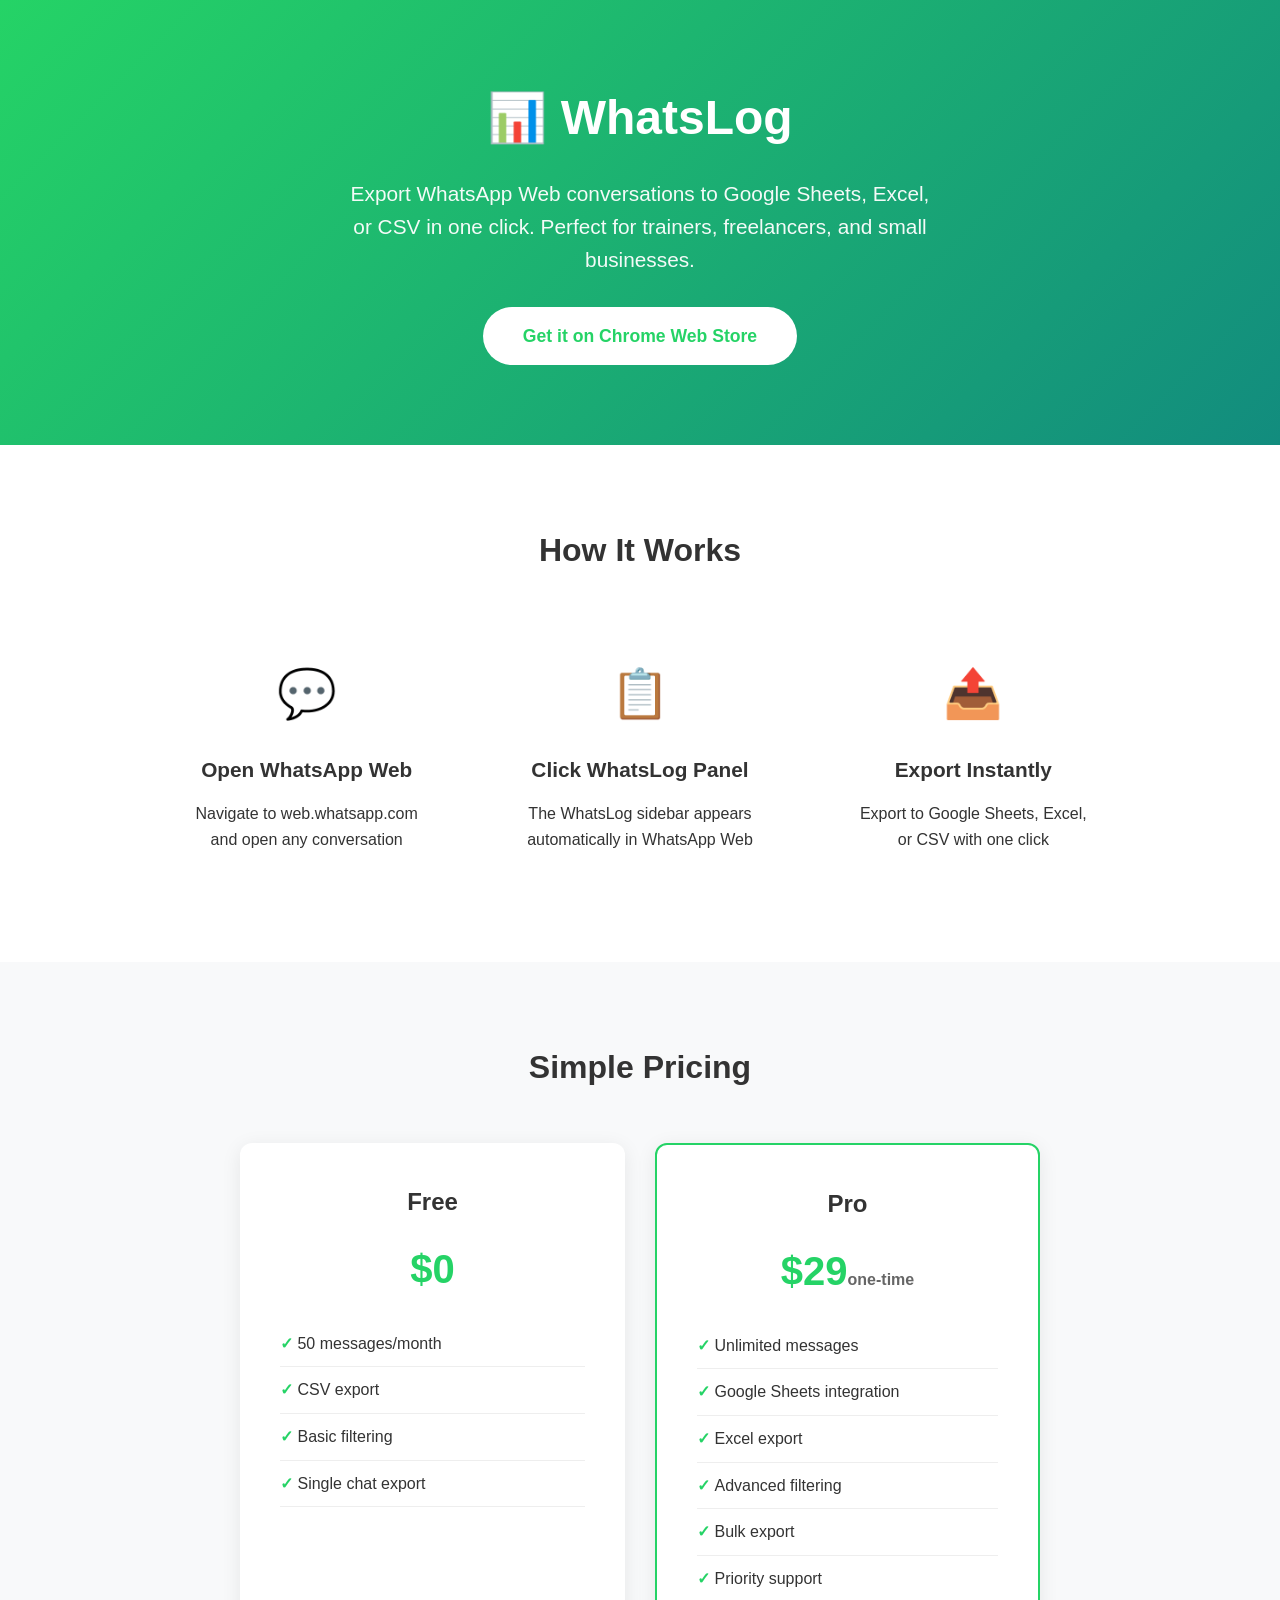
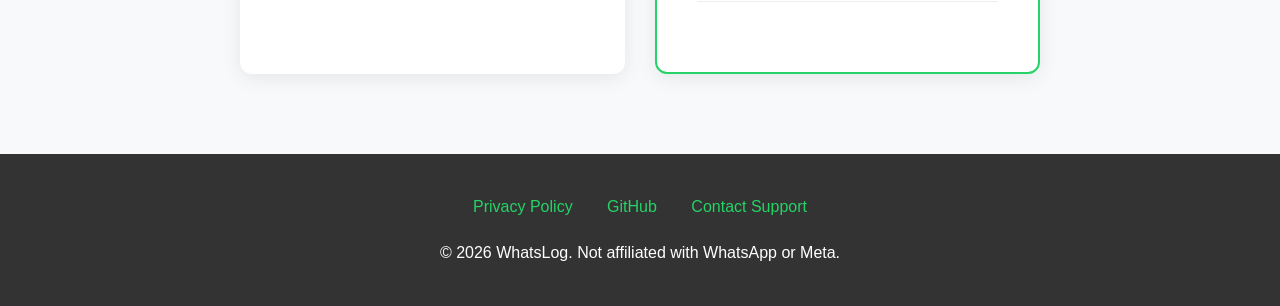
<file: docs/index.html>
<!DOCTYPE html>
<html lang="en">
<head>
    <meta charset="UTF-8">
    <meta name="viewport" content="width=device-width, initial-scale=1.0">
    <title>WhatsLog - Export WhatsApp to Google Sheets</title>
    <style>
        * {
            margin: 0;
            padding: 0;
            box-sizing: border-box;
        }
        body {
            font-family: -apple-system, BlinkMacSystemFont, 'Segoe UI', Roboto, Oxygen, Ubuntu, Cantarell, sans-serif;
            line-height: 1.6;
            color: #333;
        }
        .header {
            background: linear-gradient(135deg, #25D366 0%, #128C7E 100%);
            color: white;
            padding: 80px 20px;
            text-align: center;
        }
        .header h1 {
            font-size: 3em;
            margin-bottom: 20px;
        }
        .header p {
            font-size: 1.3em;
            opacity: 0.95;
            max-width: 600px;
            margin: 0 auto;
        }
        .cta-button {
            display: inline-block;
            background: white;
            color: #25D366;
            padding: 15px 40px;
            border-radius: 50px;
            text-decoration: none;
            font-weight: bold;
            font-size: 1.1em;
            margin-top: 30px;
            transition: transform 0.2s, box-shadow 0.2s;
        }
        .cta-button:hover {
            transform: translateY(-2px);
            box-shadow: 0 10px 30px rgba(0,0,0,0.2);
        }
        .features {
            padding: 80px 20px;
            max-width: 1000px;
            margin: 0 auto;
        }
        .features h2 {
            text-align: center;
            font-size: 2em;
            margin-bottom: 50px;
        }
        .feature-grid {
            display: grid;
            grid-template-columns: repeat(auto-fit, minmax(250px, 1fr));
            gap: 40px;
        }
        .feature {
            text-align: center;
            padding: 30px;
        }
        .feature-icon {
            font-size: 3em;
            margin-bottom: 20px;
        }
        .feature h3 {
            font-size: 1.3em;
            margin-bottom: 15px;
        }
        .pricing {
            background: #f8f9fa;
            padding: 80px 20px;
        }
        .pricing-container {
            max-width: 800px;
            margin: 0 auto;
            text-align: center;
        }
        .pricing h2 {
            font-size: 2em;
            margin-bottom: 50px;
        }
        .pricing-cards {
            display: grid;
            grid-template-columns: repeat(auto-fit, minmax(250px, 1fr));
            gap: 30px;
        }
        .pricing-card {
            background: white;
            padding: 40px;
            border-radius: 12px;
            box-shadow: 0 4px 20px rgba(0,0,0,0.08);
        }
        .pricing-card.pro {
            border: 2px solid #25D366;
        }
        .pricing-card h3 {
            font-size: 1.5em;
            margin-bottom: 15px;
        }
        .price {
            font-size: 2.5em;
            font-weight: bold;
            color: #25D366;
            margin-bottom: 20px;
        }
        .price span {
            font-size: 0.4em;
            color: #666;
        }
        .pricing-card ul {
            list-style: none;
            text-align: left;
            margin-bottom: 30px;
        }
        .pricing-card li {
            padding: 10px 0;
            border-bottom: 1px solid #eee;
        }
        .pricing-card li:before {
            content: "✓ ";
            color: #25D366;
            font-weight: bold;
        }
        .footer {
            background: #333;
            color: white;
            padding: 40px 20px;
            text-align: center;
        }
        .footer a {
            color: #25D366;
            text-decoration: none;
        }
        .footer-links {
            margin-bottom: 20px;
        }
        .footer-links a {
            margin: 0 15px;
        }
    </style>
</head>
<body>
    <header class="header">
        <h1>📊 WhatsLog</h1>
        <p>Export WhatsApp Web conversations to Google Sheets, Excel, or CSV in one click. Perfect for trainers, freelancers, and small businesses.</p>
        <a href="https://chrome.google.com/webstore" class="cta-button">Get it on Chrome Web Store</a>
    </header>

    <section class="features">
        <h2>How It Works</h2>
        <div class="feature-grid">
            <div class="feature">
                <div class="feature-icon">💬</div>
                <h3>Open WhatsApp Web</h3>
                <p>Navigate to web.whatsapp.com and open any conversation</p>
            </div>
            <div class="feature">
                <div class="feature-icon">📋</div>
                <h3>Click WhatsLog Panel</h3>
                <p>The WhatsLog sidebar appears automatically in WhatsApp Web</p>
            </div>
            <div class="feature">
                <div class="feature-icon">📤</div>
                <h3>Export Instantly</h3>
                <p>Export to Google Sheets, Excel, or CSV with one click</p>
            </div>
        </div>
    </section>

    <section class="pricing">
        <div class="pricing-container">
            <h2>Simple Pricing</h2>
            <div class="pricing-cards">
                <div class="pricing-card">
                    <h3>Free</h3>
                    <div class="price">$0</div>
                    <ul>
                        <li>50 messages/month</li>
                        <li>CSV export</li>
                        <li>Basic filtering</li>
                        <li>Single chat export</li>
                    </ul>
                </div>
                <div class="pricing-card pro">
                    <h3>Pro</h3>
                    <div class="price">$29<span>one-time</span></div>
                    <ul>
                        <li>Unlimited messages</li>
                        <li>Google Sheets integration</li>
                        <li>Excel export</li>
                        <li>Advanced filtering</li>
                        <li>Bulk export</li>
                        <li>Priority support</li>
                    </ul>
                </div>
            </div>
        </div>
    </section>

    <footer class="footer">
        <div class="footer-links">
            <a href="privacy-policy.html">Privacy Policy</a>
            <a href="https://github.com/BitRunner77/whatslog">GitHub</a>
            <a href="mailto:support@whatslog.app">Contact Support</a>
        </div>
        <p>© 2026 WhatsLog. Not affiliated with WhatsApp or Meta.</p>
    </footer>
</body>
</html>
</file>
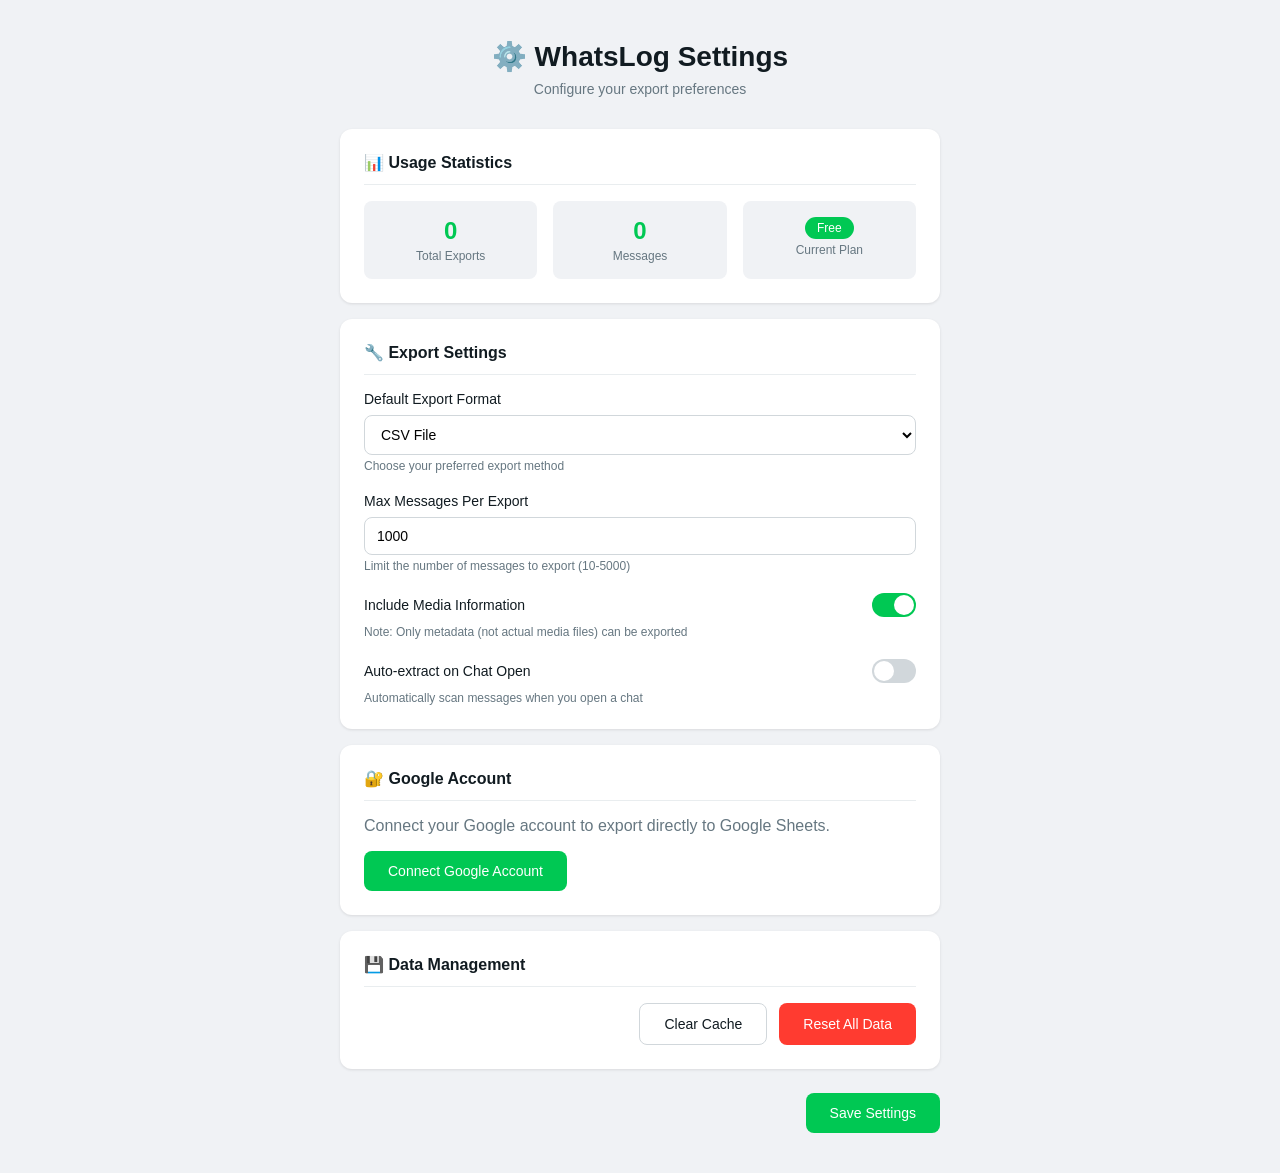
<file: options.html>
<!DOCTYPE html>
<html>
<head>
  <meta charset="UTF-8">
  <title>WhatsLog Settings</title>
  <style>
    * {
      margin: 0;
      padding: 0;
      box-sizing: border-box;
    }

    body {
      font-family: -apple-system, BlinkMacSystemFont, 'Segoe UI', Roboto, sans-serif;
      background: #f0f2f5;
      min-height: 100vh;
      padding: 40px 20px;
    }

    .container {
      max-width: 600px;
      margin: 0 auto;
    }

    .header {
      text-align: center;
      margin-bottom: 32px;
    }

    .header h1 {
      font-size: 28px;
      color: #111b21;
      margin-bottom: 8px;
    }

    .header p {
      color: #667781;
      font-size: 14px;
    }

    .card {
      background: white;
      border-radius: 12px;
      padding: 24px;
      margin-bottom: 16px;
      box-shadow: 0 1px 3px rgba(0,0,0,0.1);
    }

    .card h2 {
      font-size: 16px;
      color: #111b21;
      margin-bottom: 16px;
      padding-bottom: 12px;
      border-bottom: 1px solid #e9edef;
    }

    .form-group {
      margin-bottom: 20px;
    }

    .form-group:last-child {
      margin-bottom: 0;
    }

    label {
      display: block;
      font-size: 14px;
      font-weight: 500;
      color: #111b21;
      margin-bottom: 8px;
    }

    .hint {
      font-size: 12px;
      color: #667781;
      margin-top: 4px;
    }

    select, input[type="number"] {
      width: 100%;
      padding: 10px 12px;
      border: 1px solid #d1d7db;
      border-radius: 8px;
      font-size: 14px;
      background: white;
    }

    select:focus, input:focus {
      outline: none;
      border-color: #00c853;
    }

    .toggle {
      display: flex;
      align-items: center;
      justify-content: space-between;
      cursor: pointer;
    }

    .toggle-switch {
      position: relative;
      width: 44px;
      height: 24px;
      background: #d1d7db;
      border-radius: 12px;
      transition: background 0.2s;
    }

    .toggle-switch::after {
      content: '';
      position: absolute;
      top: 2px;
      left: 2px;
      width: 20px;
      height: 20px;
      background: white;
      border-radius: 50%;
      transition: transform 0.2s;
    }

    .toggle input {
      display: none;
    }

    .toggle input:checked + .toggle-switch {
      background: #00c853;
    }

    .toggle input:checked + .toggle-switch::after {
      transform: translateX(20px);
    }

    .stats-grid {
      display: grid;
      grid-template-columns: repeat(3, 1fr);
      gap: 16px;
    }

    .stat-item {
      text-align: center;
      padding: 16px;
      background: #f0f2f5;
      border-radius: 8px;
    }

    .stat-value {
      font-size: 24px;
      font-weight: 600;
      color: #00c853;
    }

    .stat-label {
      font-size: 12px;
      color: #667781;
      margin-top: 4px;
    }

    .btn {
      padding: 12px 24px;
      border: none;
      border-radius: 8px;
      font-size: 14px;
      font-weight: 500;
      cursor: pointer;
      transition: all 0.2s;
    }

    .btn-primary {
      background: #00c853;
      color: white;
    }

    .btn-primary:hover {
      background: #00a344;
    }

    .btn-secondary {
      background: white;
      color: #111b21;
      border: 1px solid #d1d7db;
    }

    .btn-secondary:hover {
      background: #f5f6f6;
    }

    .btn-danger {
      background: #ff3b30;
      color: white;
    }

    .btn-danger:hover {
      background: #d32f2f;
    }

    .actions {
      display: flex;
      gap: 12px;
      justify-content: flex-end;
    }

    .message {
      padding: 12px 16px;
      border-radius: 8px;
      margin-bottom: 16px;
      display: none;
    }

    .message.success {
      display: block;
      background: #d4edda;
      color: #155724;
    }

    .message.error {
      display: block;
      background: #f8d7da;
      color: #721c24;
    }

    .plan-badge {
      display: inline-block;
      padding: 4px 12px;
      background: #00c853;
      color: white;
      border-radius: 12px;
      font-size: 12px;
      font-weight: 500;
    }

    .plan-badge.pro {
      background: #ff9800;
    }
  </style>
</head>
<body>
  <div class="container">
    <div class="header">
      <h1>⚙️ WhatsLog Settings</h1>
      <p>Configure your export preferences</p>
    </div>

    <div id="message" class="message"></div>

    <div class="card">
      <h2>📊 Usage Statistics</h2>
      <div class="stats-grid">
        <div class="stat-item">
          <div id="stat-exports" class="stat-value">0</div>
          <div class="stat-label">Total Exports</div>
        </div>
        <div class="stat-item">
          <div id="stat-messages" class="stat-value">0</div>
          <div class="stat-label">Messages</div>
        </div>
        <div class="stat-item">
          <div id="stat-plan" class="stat-value" style="font-size: 14px;">
            <span class="plan-badge">Free</span>
          </div>
          <div class="stat-label">Current Plan</div>
        </div>
      </div>
    </div>

    <div class="card">
      <h2>🔧 Export Settings</h2>
      
      <div class="form-group">
        <label for="default-format">Default Export Format</label>
        <select id="default-format">
          <option value="csv">CSV File</option>
          <option value="sheets">Google Sheets</option>
        </select>
        <p class="hint">Choose your preferred export method</p>
      </div>

      <div class="form-group">
        <label for="max-messages">Max Messages Per Export</label>
        <input type="number" id="max-messages" min="10" max="5000" value="1000">
        <p class="hint">Limit the number of messages to export (10-5000)</p>
      </div>

      <div class="form-group">
        <label class="toggle">
          <span>Include Media Information</span>
          <input type="checkbox" id="include-media" checked>
          <span class="toggle-switch"></span>
        </label>
        <p class="hint">Note: Only metadata (not actual media files) can be exported</p>
      </div>

      <div class="form-group">
        <label class="toggle">
          <span>Auto-extract on Chat Open</span>
          <input type="checkbox" id="auto-extract">
          <span class="toggle-switch"></span>
        </label>
        <p class="hint">Automatically scan messages when you open a chat</p>
      </div>
    </div>

    <div class="card">
      <h2>🔐 Google Account</h2>
      <p style="margin-bottom: 16px; color: #667781;">
        Connect your Google account to export directly to Google Sheets.
      </p>
      <button id="btn-connect" class="btn btn-primary">
        Connect Google Account
      </button>
    </div>

    <div class="card">
      <h2>💾 Data Management</h2>
      <div class="actions">
        <button id="btn-clear" class="btn btn-secondary">Clear Cache</button>
        <button id="btn-reset" class="btn btn-danger">Reset All Data</button>
      </div>
    </div>

    <div class="actions" style="margin-top: 24px;">
      <button id="btn-save" class="btn btn-primary">Save Settings</button>
    </div>
  </div>

  <script src="options.js"></script>
</body>
</html>
</file>
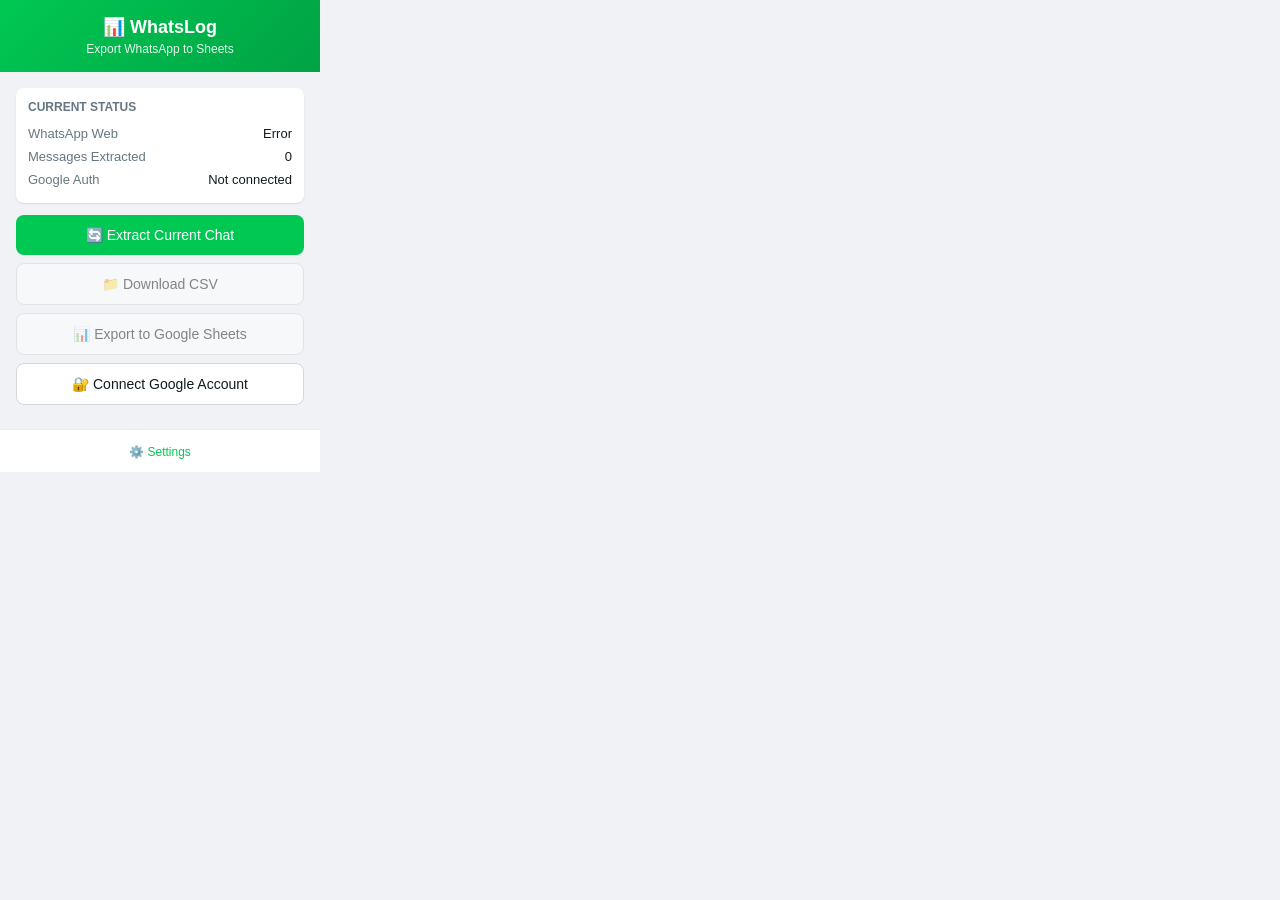
<file: popup.html>
<!DOCTYPE html>
<html>
<head>
  <meta charset="UTF-8">
  <style>
    * {
      margin: 0;
      padding: 0;
      box-sizing: border-box;
    }

    body {
      width: 320px;
      font-family: -apple-system, BlinkMacSystemFont, 'Segoe UI', Roboto, sans-serif;
      background: #f0f2f5;
    }

    .header {
      background: linear-gradient(135deg, #00c853 0%, #00a344 100%);
      color: white;
      padding: 16px;
      text-align: center;
    }

    .header h1 {
      font-size: 18px;
      font-weight: 600;
    }

    .header p {
      font-size: 12px;
      opacity: 0.9;
      margin-top: 4px;
    }

    .content {
      padding: 16px;
    }

    .status-card {
      background: white;
      border-radius: 8px;
      padding: 12px;
      margin-bottom: 12px;
      box-shadow: 0 1px 2px rgba(0,0,0,0.1);
    }

    .status-card h3 {
      font-size: 12px;
      color: #667781;
      text-transform: uppercase;
      margin-bottom: 8px;
    }

    .status-item {
      display: flex;
      justify-content: space-between;
      padding: 4px 0;
      font-size: 13px;
    }

    .status-label {
      color: #667781;
    }

    .status-value {
      font-weight: 500;
      color: #111b21;
    }

    .status-value.active {
      color: #00c853;
    }

    .btn {
      width: 100%;
      padding: 12px;
      border: none;
      border-radius: 8px;
      font-size: 14px;
      font-weight: 500;
      cursor: pointer;
      transition: all 0.2s;
      margin-bottom: 8px;
      display: flex;
      align-items: center;
      justify-content: center;
      gap: 8px;
    }

    .btn-primary {
      background: #00c853;
      color: white;
    }

    .btn-primary:hover {
      background: #00a344;
    }

    .btn-secondary {
      background: white;
      color: #111b21;
      border: 1px solid #d1d7db;
    }

    .btn-secondary:hover {
      background: #f5f6f6;
    }

    .btn:disabled {
      opacity: 0.5;
      cursor: not-allowed;
    }

    .progress {
      display: none;
      background: white;
      border-radius: 8px;
      padding: 12px;
      margin-bottom: 12px;
    }

    .progress.active {
      display: block;
    }

    .progress-bar {
      height: 4px;
      background: #e9edef;
      border-radius: 2px;
      overflow: hidden;
    }

    .progress-fill {
      height: 100%;
      background: #00c853;
      width: 0%;
      transition: width 0.3s;
    }

    .progress-text {
      font-size: 12px;
      color: #667781;
      margin-top: 8px;
      text-align: center;
    }

    .footer {
      padding: 12px 16px;
      background: white;
      border-top: 1px solid #e9edef;
      text-align: center;
    }

    .footer a {
      color: #00c853;
      text-decoration: none;
      font-size: 12px;
    }

    .message {
      padding: 12px;
      border-radius: 8px;
      font-size: 13px;
      margin-bottom: 12px;
      display: none;
    }

    .message.success {
      display: block;
      background: #d4edda;
      color: #155724;
    }

    .message.error {
      display: block;
      background: #f8d7da;
      color: #721c24;
    }
  </style>
</head>
<body>
  <div class="header">
    <h1>📊 WhatsLog</h1>
    <p>Export WhatsApp to Sheets</p>
  </div>

  <div class="content">
    <div id="message" class="message"></div>

    <div class="status-card">
      <h3>Current Status</h3>
      <div class="status-item">
        <span class="status-label">WhatsApp Web</span>
        <span id="wa-status" class="status-value">Checking...</span>
      </div>
      <div class="status-item">
        <span class="status-label">Messages Extracted</span>
        <span id="msg-count" class="status-value">0</span>
      </div>
      <div class="status-item">
        <span class="status-label">Google Auth</span>
        <span id="auth-status" class="status-value">Not connected</span>
      </div>
    </div>

    <div id="progress" class="progress">
      <div class="progress-bar">
        <div id="progress-fill" class="progress-fill"></div>
      </div>
      <div id="progress-text" class="progress-text">Extracting messages...</div>
    </div>

    <button id="btn-extract" class="btn btn-primary">
      🔄 Extract Current Chat
    </button>

    <button id="btn-csv" class="btn btn-secondary" disabled>
      📁 Download CSV
    </button>

    <button id="btn-sheets" class="btn btn-secondary" disabled>
      📊 Export to Google Sheets
    </button>

    <button id="btn-auth" class="btn btn-secondary">
      🔐 Connect Google Account
    </button>
  </div>

  <div class="footer">
    <a href="#" id="link-settings">⚙️ Settings</a>
  </div>

  <script src="popup.js"></script>
</body>
</html>
</file>
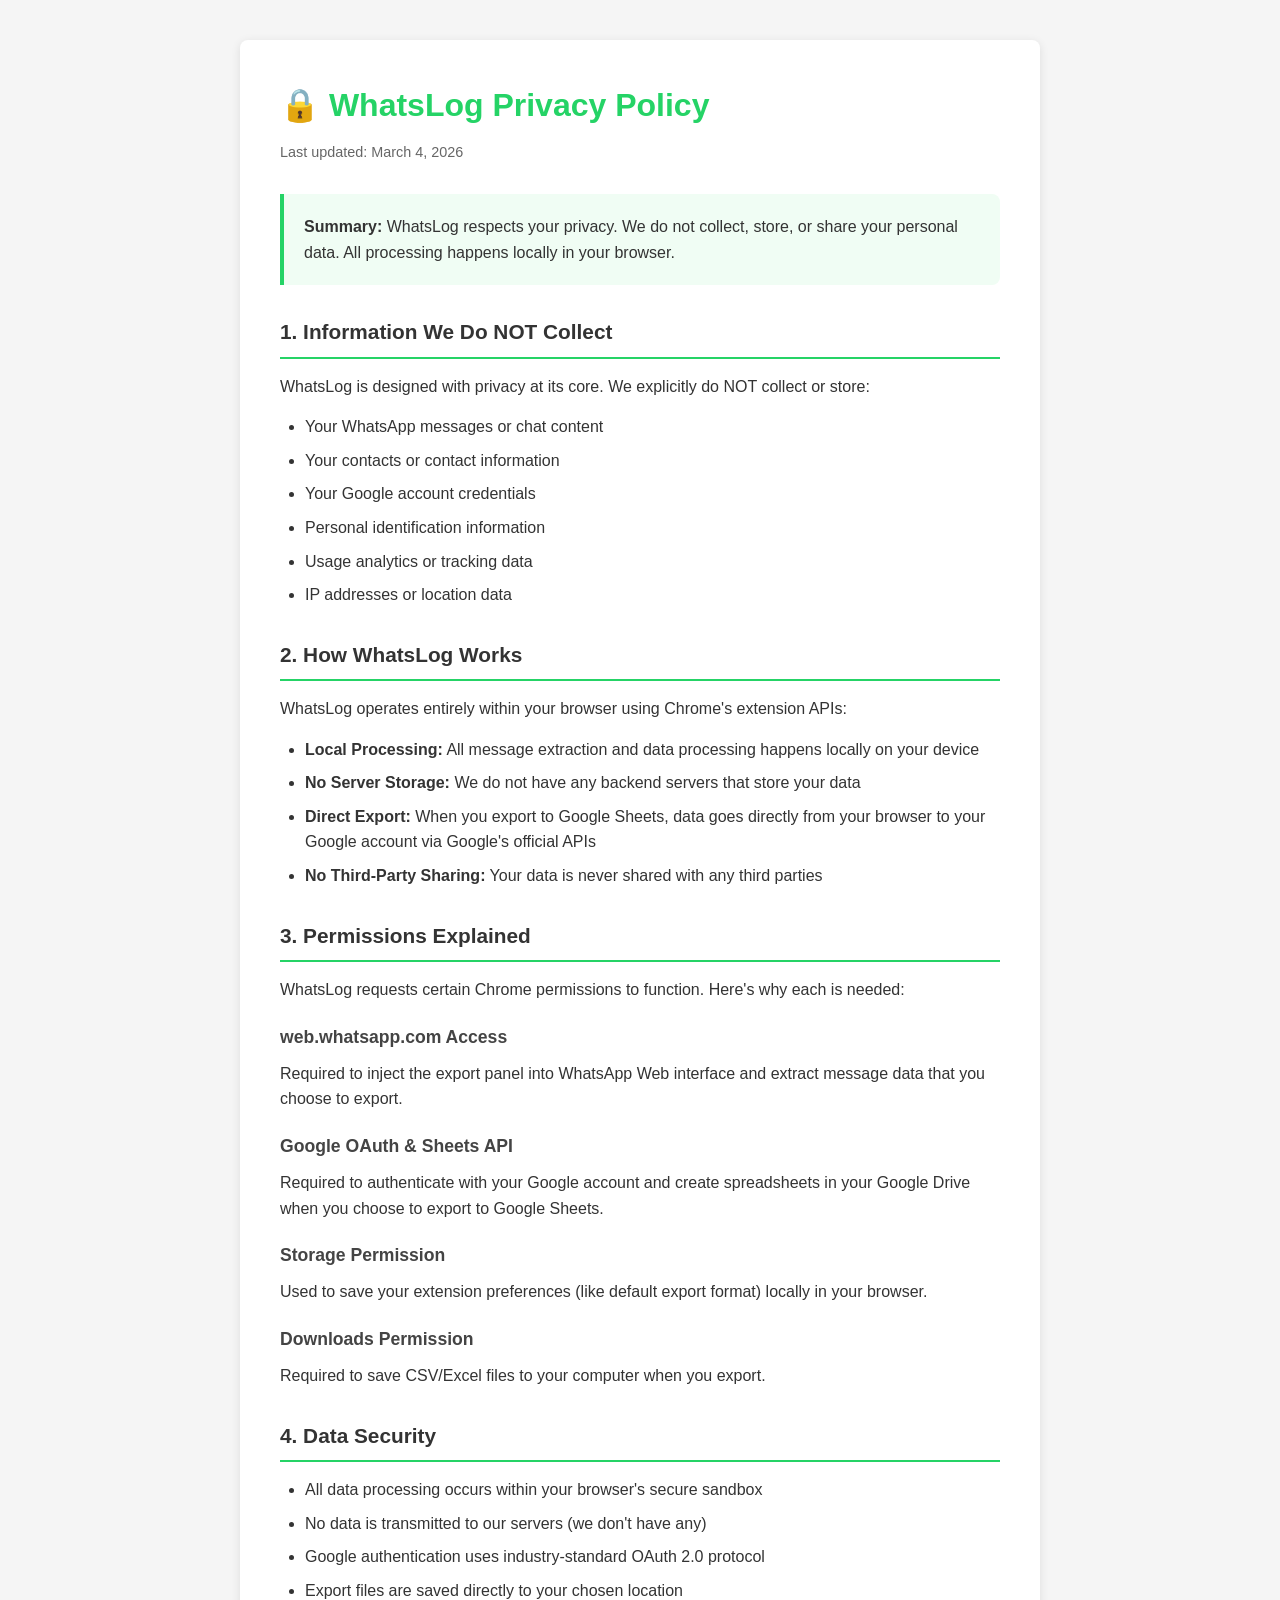
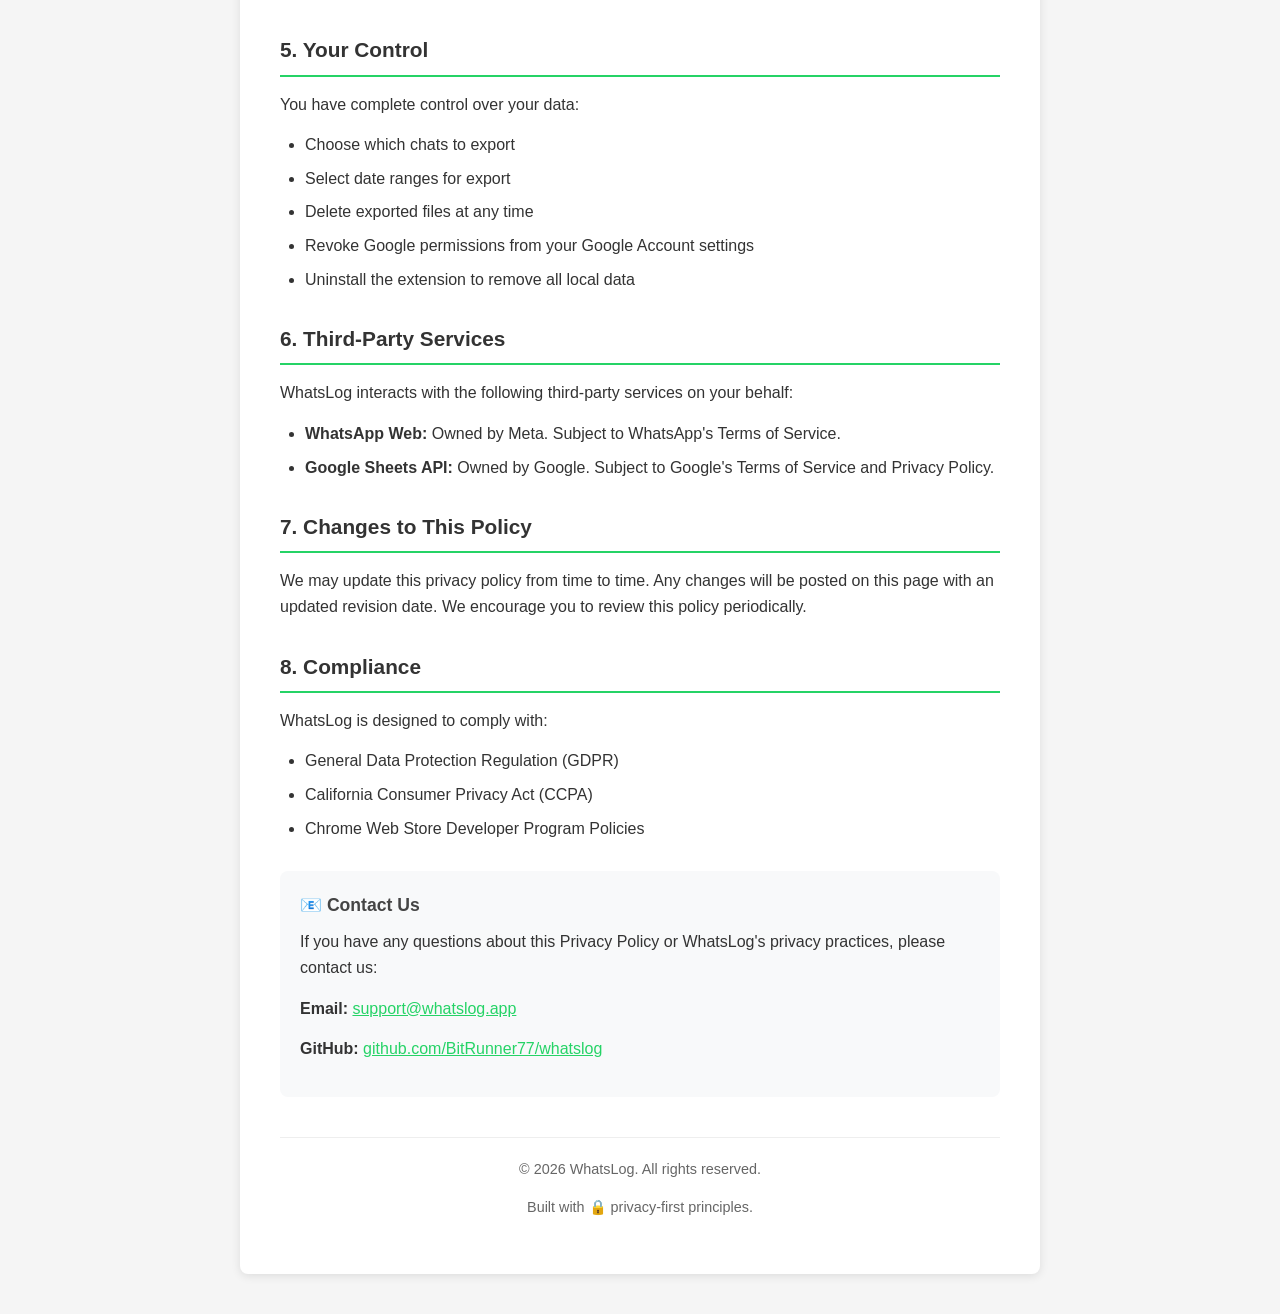
<file: docs/privacy-policy.html>
<!DOCTYPE html>
<html lang="en">
<head>
    <meta charset="UTF-8">
    <meta name="viewport" content="width=device-width, initial-scale=1.0">
    <title>Privacy Policy - WhatsLog</title>
    <style>
        * {
            margin: 0;
            padding: 0;
            box-sizing: border-box;
        }
        body {
            font-family: -apple-system, BlinkMacSystemFont, 'Segoe UI', Roboto, Oxygen, Ubuntu, Cantarell, sans-serif;
            line-height: 1.6;
            color: #333;
            background: #f5f5f5;
            padding: 40px 20px;
        }
        .container {
            max-width: 800px;
            margin: 0 auto;
            background: white;
            padding: 40px;
            border-radius: 8px;
            box-shadow: 0 2px 10px rgba(0,0,0,0.1);
        }
        h1 {
            color: #25D366;
            margin-bottom: 10px;
            font-size: 2em;
        }
        .subtitle {
            color: #666;
            margin-bottom: 30px;
            font-size: 0.9em;
        }
        h2 {
            color: #333;
            margin-top: 30px;
            margin-bottom: 15px;
            font-size: 1.3em;
            border-bottom: 2px solid #25D366;
            padding-bottom: 8px;
        }
        h3 {
            color: #444;
            margin-top: 20px;
            margin-bottom: 10px;
            font-size: 1.1em;
        }
        p {
            margin-bottom: 15px;
        }
        ul {
            margin-bottom: 15px;
            padding-left: 25px;
        }
        li {
            margin-bottom: 8px;
        }
        .highlight-box {
            background: #f0fdf4;
            border-left: 4px solid #25D366;
            padding: 20px;
            margin: 20px 0;
            border-radius: 0 8px 8px 0;
        }
        .contact {
            background: #f8f9fa;
            padding: 20px;
            border-radius: 8px;
            margin-top: 30px;
        }
        .contact h3 {
            margin-top: 0;
        }
        a {
            color: #25D366;
        }
        .footer {
            text-align: center;
            margin-top: 40px;
            padding-top: 20px;
            border-top: 1px solid #eee;
            color: #666;
            font-size: 0.9em;
        }
    </style>
</head>
<body>
    <div class="container">
        <h1>🔒 WhatsLog Privacy Policy</h1>
        <p class="subtitle">Last updated: March 4, 2026</p>

        <div class="highlight-box">
            <strong>Summary:</strong> WhatsLog respects your privacy. We do not collect, store, or share your personal data. All processing happens locally in your browser.
        </div>

        <h2>1. Information We Do NOT Collect</h2>
        <p>WhatsLog is designed with privacy at its core. We explicitly do NOT collect or store:</p>
        <ul>
            <li>Your WhatsApp messages or chat content</li>
            <li>Your contacts or contact information</li>
            <li>Your Google account credentials</li>
            <li>Personal identification information</li>
            <li>Usage analytics or tracking data</li>
            <li>IP addresses or location data</li>
        </ul>

        <h2>2. How WhatsLog Works</h2>
        <p>WhatsLog operates entirely within your browser using Chrome's extension APIs:</p>
        <ul>
            <li><strong>Local Processing:</strong> All message extraction and data processing happens locally on your device</li>
            <li><strong>No Server Storage:</strong> We do not have any backend servers that store your data</li>
            <li><strong>Direct Export:</strong> When you export to Google Sheets, data goes directly from your browser to your Google account via Google's official APIs</li>
            <li><strong>No Third-Party Sharing:</strong> Your data is never shared with any third parties</li>
        </ul>

        <h2>3. Permissions Explained</h2>
        <p>WhatsLog requests certain Chrome permissions to function. Here's why each is needed:</p>
        
        <h3>web.whatsapp.com Access</h3>
        <p>Required to inject the export panel into WhatsApp Web interface and extract message data that you choose to export.</p>

        <h3>Google OAuth & Sheets API</h3>
        <p>Required to authenticate with your Google account and create spreadsheets in your Google Drive when you choose to export to Google Sheets.</p>

        <h3>Storage Permission</h3>
        <p>Used to save your extension preferences (like default export format) locally in your browser.</p>

        <h3>Downloads Permission</h3>
        <p>Required to save CSV/Excel files to your computer when you export.</p>

        <h2>4. Data Security</h2>
        <ul>
            <li>All data processing occurs within your browser's secure sandbox</li>
            <li>No data is transmitted to our servers (we don't have any)</li>
            <li>Google authentication uses industry-standard OAuth 2.0 protocol</li>
            <li>Export files are saved directly to your chosen location</li>
        </ul>

        <h2>5. Your Control</h2>
        <p>You have complete control over your data:</p>
        <ul>
            <li>Choose which chats to export</li>
            <li>Select date ranges for export</li>
            <li>Delete exported files at any time</li>
            <li>Revoke Google permissions from your Google Account settings</li>
            <li>Uninstall the extension to remove all local data</li>
        </ul>

        <h2>6. Third-Party Services</h2>
        <p>WhatsLog interacts with the following third-party services on your behalf:</p>
        <ul>
            <li><strong>WhatsApp Web:</strong> Owned by Meta. Subject to WhatsApp's Terms of Service.</li>
            <li><strong>Google Sheets API:</strong> Owned by Google. Subject to Google's Terms of Service and Privacy Policy.</li>
        </ul>

        <h2>7. Changes to This Policy</h2>
        <p>We may update this privacy policy from time to time. Any changes will be posted on this page with an updated revision date. We encourage you to review this policy periodically.</p>

        <h2>8. Compliance</h2>
        <p>WhatsLog is designed to comply with:</p>
        <ul>
            <li>General Data Protection Regulation (GDPR)</li>
            <li>California Consumer Privacy Act (CCPA)</li>
            <li>Chrome Web Store Developer Program Policies</li>
        </ul>

        <div class="contact">
            <h3>📧 Contact Us</h3>
            <p>If you have any questions about this Privacy Policy or WhatsLog's privacy practices, please contact us:</p>
            <p><strong>Email:</strong> <a href="mailto:support@whatslog.app">support@whatslog.app</a></p>
            <p><strong>GitHub:</strong> <a href="https://github.com/BitRunner77/whatslog">github.com/BitRunner77/whatslog</a></p>
        </div>

        <div class="footer">
            <p>© 2026 WhatsLog. All rights reserved.</p>
            <p>Built with 🔒 privacy-first principles.</p>
        </div>
    </div>
</body>
</html>
</file>
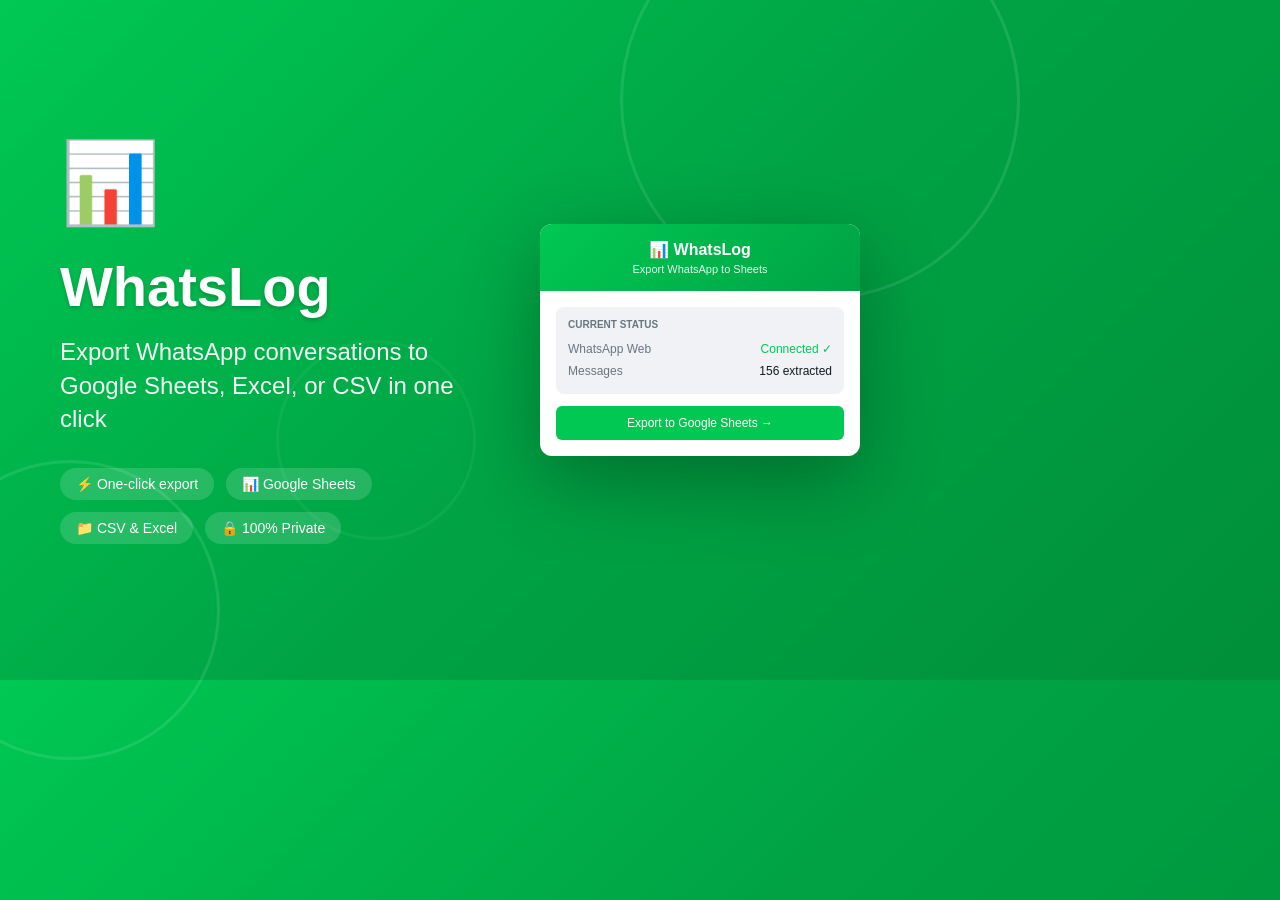
<file: docs/promo-large-tile.html>
<!DOCTYPE html>
<html lang="en">
<head>
    <meta charset="UTF-8">
    <meta name="viewport" content="width=920">
    <title>Promo Large Tile - 920x680</title>
    <style>
        * { margin: 0; padding: 0; box-sizing: border-box; }
        body {
            width: 920px;
            height: 680px;
            font-family: -apple-system, BlinkMacSystemFont, 'Segoe UI', Roboto, sans-serif;
            background: linear-gradient(135deg, #00c853 0%, #00a344 50%, #008f39 100%);
            display: flex;
            align-items: center;
            justify-content: center;
            overflow: hidden;
            position: relative;
        }
        .container {
            display: flex;
            align-items: center;
            gap: 60px;
            padding: 60px;
            z-index: 1;
        }
        .left {
            color: white;
            flex: 1;
        }
        .icon {
            font-size: 80px;
            margin-bottom: 24px;
        }
        h1 {
            font-size: 56px;
            font-weight: 700;
            margin-bottom: 16px;
            text-shadow: 0 2px 4px rgba(0,0,0,0.2);
        }
        .tagline {
            font-size: 24px;
            opacity: 0.95;
            margin-bottom: 32px;
            line-height: 1.4;
        }
        .features {
            display: flex;
            flex-wrap: wrap;
            gap: 12px;
        }
        .feature {
            background: rgba(255,255,255,0.15);
            padding: 8px 16px;
            border-radius: 20px;
            font-size: 14px;
            font-weight: 500;
        }
        .right {
            width: 320px;
        }
        .mockup {
            background: white;
            border-radius: 12px;
            overflow: hidden;
            box-shadow: 0 25px 80px rgba(0,0,0,0.3);
        }
        .mockup-header {
            background: linear-gradient(135deg, #00c853 0%, #00a344 100%);
            color: white;
            padding: 16px;
            text-align: center;
        }
        .mockup-header h3 {
            font-size: 16px;
            margin-bottom: 4px;
        }
        .mockup-header p {
            font-size: 11px;
            opacity: 0.9;
        }
        .mockup-content {
            padding: 16px;
        }
        .mockup-status {
            background: #f0f2f5;
            border-radius: 8px;
            padding: 12px;
            margin-bottom: 12px;
        }
        .mockup-status h4 {
            font-size: 10px;
            color: #667781;
            text-transform: uppercase;
            margin-bottom: 8px;
        }
        .mockup-row {
            display: flex;
            justify-content: space-between;
            font-size: 12px;
            padding: 4px 0;
        }
        .mockup-label { color: #667781; }
        .mockup-value { font-weight: 500; color: #111b21; }
        .mockup-value.green { color: #00c853; }
        .mockup-btn {
            background: #00c853;
            color: white;
            padding: 10px;
            border-radius: 6px;
            text-align: center;
            font-size: 12px;
            font-weight: 500;
        }
        .decoration {
            position: absolute;
            border-radius: 50%;
            border: 3px solid rgba(255,255,255,0.1);
        }
        .decoration-1 {
            width: 400px;
            height: 400px;
            top: -100px;
            right: -100px;
        }
        .decoration-2 {
            width: 300px;
            height: 300px;
            bottom: -80px;
            left: -80px;
        }
        .decoration-3 {
            width: 200px;
            height: 200px;
            top: 50%;
            left: 30%;
            border-color: rgba(255,255,255,0.05);
        }
    </style>
</head>
<body>
    <div class="decoration decoration-1"></div>
    <div class="decoration decoration-2"></div>
    <div class="decoration decoration-3"></div>
    
    <div class="container">
        <div class="left">
            <div class="icon">📊</div>
            <h1>WhatsLog</h1>
            <p class="tagline">Export WhatsApp conversations to Google Sheets, Excel, or CSV in one click</p>
            <div class="features">
                <span class="feature">⚡ One-click export</span>
                <span class="feature">📊 Google Sheets</span>
                <span class="feature">📁 CSV & Excel</span>
                <span class="feature">🔒 100% Private</span>
            </div>
        </div>
        <div class="right">
            <div class="mockup">
                <div class="mockup-header">
                    <h3>📊 WhatsLog</h3>
                    <p>Export WhatsApp to Sheets</p>
                </div>
                <div class="mockup-content">
                    <div class="mockup-status">
                        <h4>Current Status</h4>
                        <div class="mockup-row">
                            <span class="mockup-label">WhatsApp Web</span>
                            <span class="mockup-value green">Connected ✓</span>
                        </div>
                        <div class="mockup-row">
                            <span class="mockup-label">Messages</span>
                            <span class="mockup-value">156 extracted</span>
                        </div>
                    </div>
                    <div class="mockup-btn">Export to Google Sheets →</div>
                </div>
            </div>
        </div>
    </div>
</body>
</html>
</file>
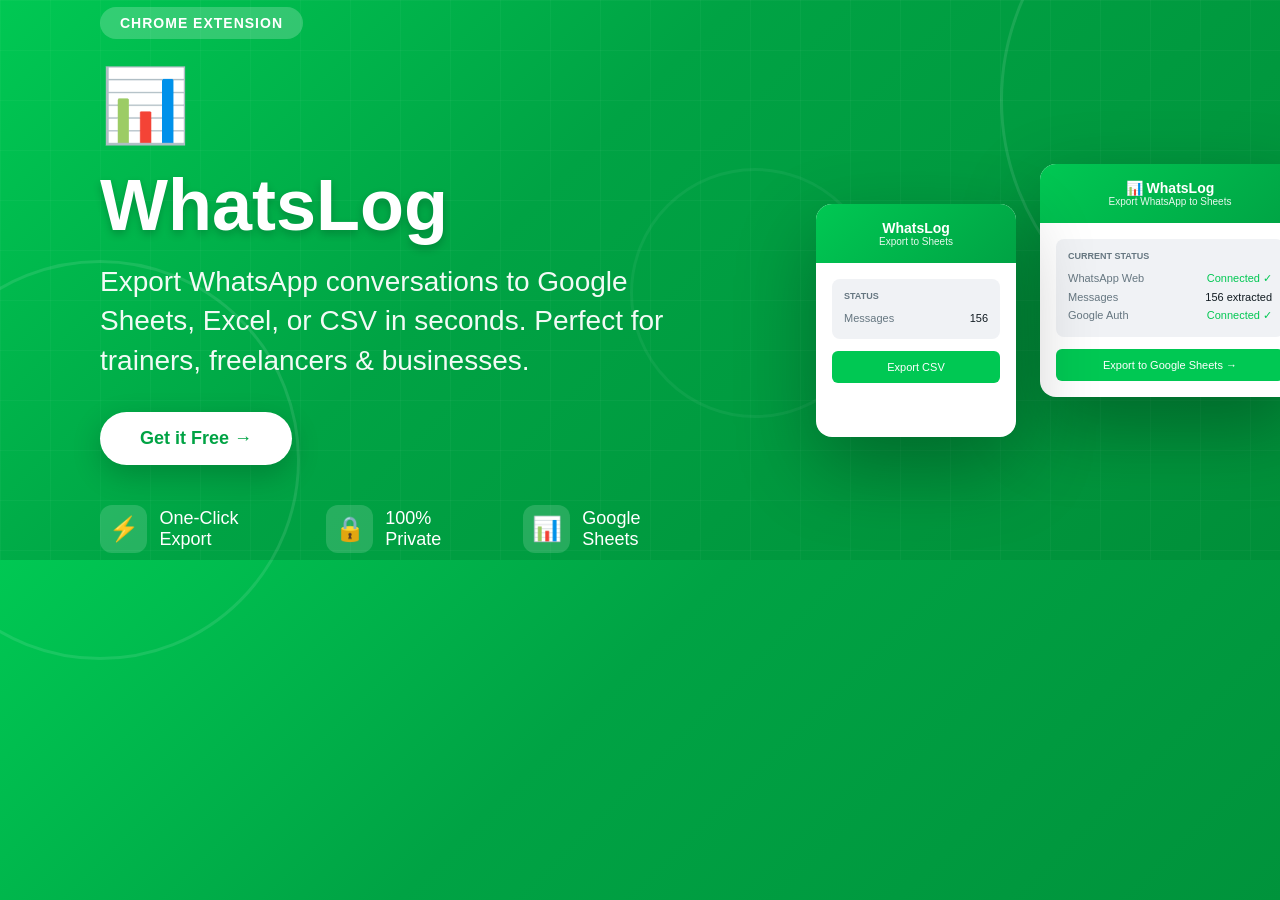
<file: docs/promo-marquee.html>
<!DOCTYPE html>
<html lang="en">
<head>
    <meta charset="UTF-8">
    <meta name="viewport" content="width=1400">
    <title>Promo Marquee - 1400x560</title>
    <style>
        * { margin: 0; padding: 0; box-sizing: border-box; }
        body {
            width: 1400px;
            height: 560px;
            font-family: -apple-system, BlinkMacSystemFont, 'Segoe UI', Roboto, sans-serif;
            background: linear-gradient(135deg, #00c853 0%, #00a344 40%, #008f39 100%);
            display: flex;
            align-items: center;
            justify-content: center;
            overflow: hidden;
            position: relative;
        }
        .container {
            display: flex;
            align-items: center;
            justify-content: space-between;
            width: 100%;
            padding: 80px 100px;
            z-index: 1;
        }
        .left {
            color: white;
            max-width: 600px;
        }
        .badge {
            display: inline-block;
            background: rgba(255,255,255,0.2);
            padding: 8px 20px;
            border-radius: 20px;
            font-size: 14px;
            font-weight: 600;
            margin-bottom: 24px;
            text-transform: uppercase;
            letter-spacing: 1px;
        }
        .icon {
            font-size: 72px;
            margin-bottom: 16px;
        }
        h1 {
            font-size: 72px;
            font-weight: 800;
            margin-bottom: 16px;
            text-shadow: 0 4px 8px rgba(0,0,0,0.2);
        }
        .tagline {
            font-size: 28px;
            opacity: 0.95;
            margin-bottom: 32px;
            line-height: 1.4;
        }
        .cta {
            display: inline-block;
            background: white;
            color: #00a344;
            padding: 16px 40px;
            border-radius: 30px;
            font-size: 18px;
            font-weight: 700;
            text-decoration: none;
            box-shadow: 0 10px 30px rgba(0,0,0,0.2);
        }
        .features-bar {
            display: flex;
            gap: 32px;
            margin-top: 40px;
        }
        .feature-item {
            display: flex;
            align-items: center;
            gap: 12px;
            font-size: 18px;
            font-weight: 500;
        }
        .feature-icon {
            width: 48px;
            height: 48px;
            background: rgba(255,255,255,0.15);
            border-radius: 12px;
            display: flex;
            align-items: center;
            justify-content: center;
            font-size: 24px;
        }
        .right {
            display: flex;
            gap: 24px;
        }
        .mockup {
            background: white;
            border-radius: 16px;
            overflow: hidden;
            box-shadow: 0 30px 80px rgba(0,0,0,0.3);
        }
        .mockup.small {
            width: 200px;
            transform: translateY(40px);
        }
        .mockup.large {
            width: 260px;
        }
        .mockup-header {
            background: linear-gradient(135deg, #00c853 0%, #00a344 100%);
            color: white;
            padding: 16px;
            text-align: center;
        }
        .mockup-header h3 {
            font-size: 14px;
        }
        .mockup-header p {
            font-size: 10px;
            opacity: 0.9;
        }
        .mockup-content {
            padding: 16px;
        }
        .mockup-stat {
            background: #f0f2f5;
            border-radius: 8px;
            padding: 12px;
            margin-bottom: 12px;
        }
        .mockup-stat h4 {
            font-size: 9px;
            color: #667781;
            text-transform: uppercase;
            margin-bottom: 8px;
        }
        .mockup-row {
            display: flex;
            justify-content: space-between;
            font-size: 11px;
            padding: 3px 0;
        }
        .mockup-label { color: #667781; }
        .mockup-value { font-weight: 500; color: #111b21; }
        .mockup-value.green { color: #00c853; }
        .mockup-btn {
            background: #00c853;
            color: white;
            padding: 10px;
            border-radius: 6px;
            text-align: center;
            font-size: 11px;
            font-weight: 500;
        }
        .decoration {
            position: absolute;
            border-radius: 50%;
            border: 3px solid rgba(255,255,255,0.1);
        }
        .decoration-1 {
            width: 500px;
            height: 500px;
            top: -150px;
            right: -100px;
        }
        .decoration-2 {
            width: 400px;
            height: 400px;
            bottom: -100px;
            left: -100px;
        }
        .decoration-3 {
            width: 250px;
            height: 250px;
            top: 30%;
            left: 45%;
            border-color: rgba(255,255,255,0.05);
        }
        .grid-pattern {
            position: absolute;
            top: 0;
            left: 0;
            right: 0;
            bottom: 0;
            background-image: 
                linear-gradient(rgba(255,255,255,0.03) 1px, transparent 1px),
                linear-gradient(90deg, rgba(255,255,255,0.03) 1px, transparent 1px);
            background-size: 50px 50px;
        }
    </style>
</head>
<body>
    <div class="grid-pattern"></div>
    <div class="decoration decoration-1"></div>
    <div class="decoration decoration-2"></div>
    <div class="decoration decoration-3"></div>
    
    <div class="container">
        <div class="left">
            <span class="badge">Chrome Extension</span>
            <div class="icon">📊</div>
            <h1>WhatsLog</h1>
            <p class="tagline">Export WhatsApp conversations to Google Sheets, Excel, or CSV in seconds. Perfect for trainers, freelancers & businesses.</p>
            <a href="#" class="cta">Get it Free →</a>
            
            <div class="features-bar">
                <div class="feature-item">
                    <div class="feature-icon">⚡</div>
                    <span>One-Click Export</span>
                </div>
                <div class="feature-item">
                    <div class="feature-icon">🔒</div>
                    <span>100% Private</span>
                </div>
                <div class="feature-item">
                    <div class="feature-icon">📊</div>
                    <span>Google Sheets</span>
                </div>
            </div>
        </div>
        
        <div class="right">
            <div class="mockup small">
                <div class="mockup-header">
                    <h3>WhatsLog</h3>
                    <p>Export to Sheets</p>
                </div>
                <div class="mockup-content">
                    <div class="mockup-stat">
                        <h4>Status</h4>
                        <div class="mockup-row">
                            <span class="mockup-label">Messages</span>
                            <span class="mockup-value">156</span>
                        </div>
                    </div>
                    <div class="mockup-btn">Export CSV</div>
                </div>
            </div>
            
            <div class="mockup large">
                <div class="mockup-header">
                    <h3>📊 WhatsLog</h3>
                    <p>Export WhatsApp to Sheets</p>
                </div>
                <div class="mockup-content">
                    <div class="mockup-stat">
                        <h4>Current Status</h4>
                        <div class="mockup-row">
                            <span class="mockup-label">WhatsApp Web</span>
                            <span class="mockup-value green">Connected ✓</span>
                        </div>
                        <div class="mockup-row">
                            <span class="mockup-label">Messages</span>
                            <span class="mockup-value">156 extracted</span>
                        </div>
                        <div class="mockup-row">
                            <span class="mockup-label">Google Auth</span>
                            <span class="mockup-value green">Connected ✓</span>
                        </div>
                    </div>
                    <div class="mockup-btn">Export to Google Sheets →</div>
                </div>
            </div>
        </div>
    </div>
</body>
</html>
</file>
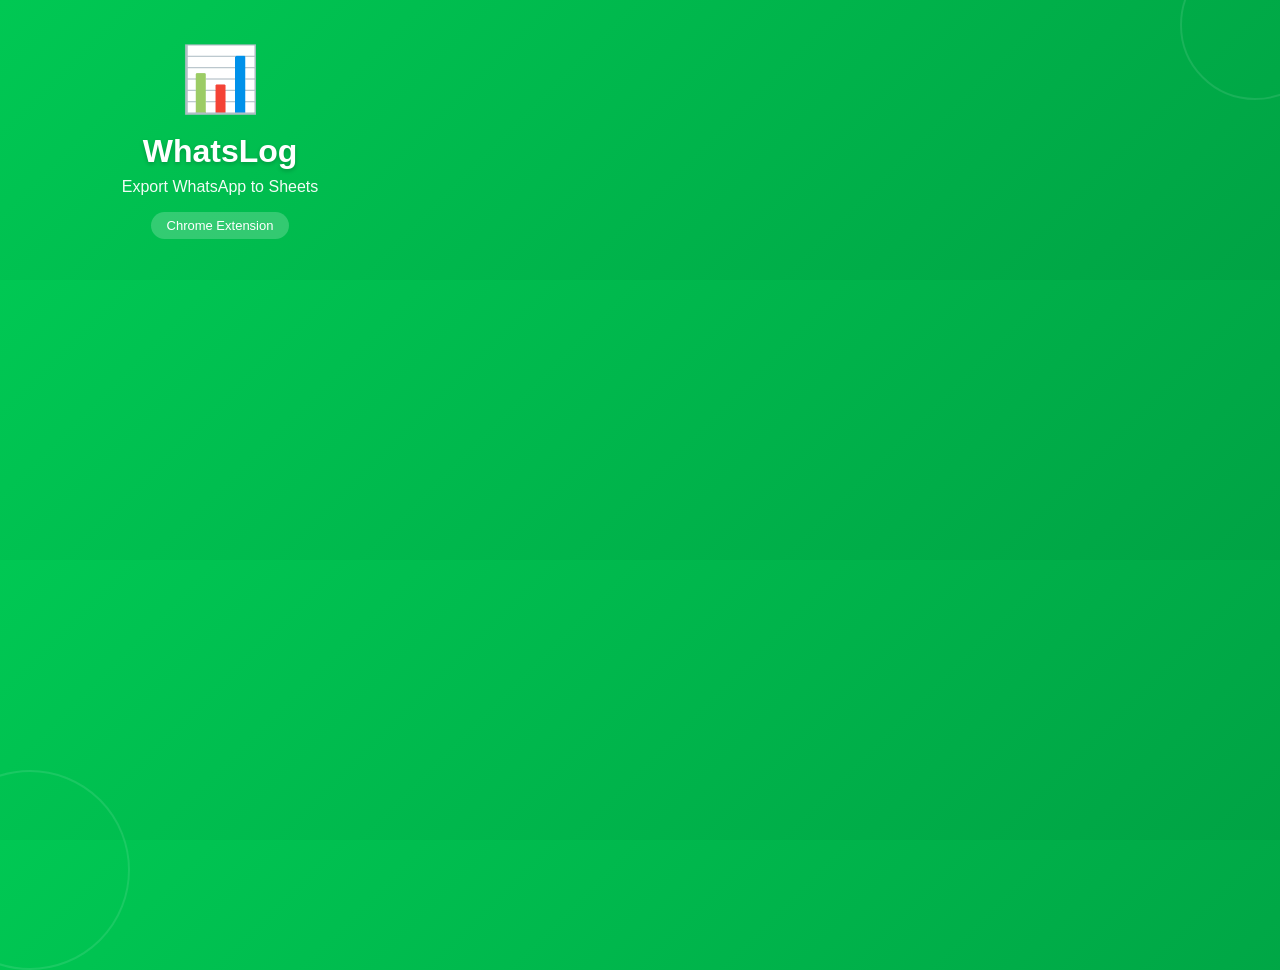
<file: docs/promo-small-tile.html>
<!DOCTYPE html>
<html lang="en">
<head>
    <meta charset="UTF-8">
    <meta name="viewport" content="width=440">
    <title>Promo Small Tile - 440x280</title>
    <style>
        * { margin: 0; padding: 0; box-sizing: border-box; }
        body {
            width: 440px;
            height: 280px;
            font-family: -apple-system, BlinkMacSystemFont, 'Segoe UI', Roboto, sans-serif;
            background: linear-gradient(135deg, #00c853 0%, #00a344 100%);
            display: flex;
            align-items: center;
            justify-content: center;
            overflow: hidden;
        }
        .container {
            text-align: center;
            color: white;
            padding: 20px;
        }
        .icon {
            font-size: 64px;
            margin-bottom: 16px;
        }
        h1 {
            font-size: 32px;
            font-weight: 700;
            margin-bottom: 8px;
            text-shadow: 0 2px 4px rgba(0,0,0,0.2);
        }
        p {
            font-size: 16px;
            opacity: 0.95;
            margin-bottom: 16px;
        }
        .badge {
            display: inline-block;
            background: rgba(255,255,255,0.2);
            padding: 6px 16px;
            border-radius: 20px;
            font-size: 13px;
            font-weight: 500;
        }
        .decoration {
            position: absolute;
            width: 150px;
            height: 150px;
            border: 2px solid rgba(255,255,255,0.1);
            border-radius: 50%;
        }
        .decoration-1 {
            top: -50px;
            right: -50px;
        }
        .decoration-2 {
            bottom: -70px;
            left: -70px;
            width: 200px;
            height: 200px;
        }
    </style>
</head>
<body>
    <div class="decoration decoration-1"></div>
    <div class="decoration decoration-2"></div>
    <div class="container">
        <div class="icon">📊</div>
        <h1>WhatsLog</h1>
        <p>Export WhatsApp to Sheets</p>
        <span class="badge">Chrome Extension</span>
    </div>
</body>
</html>
</file>
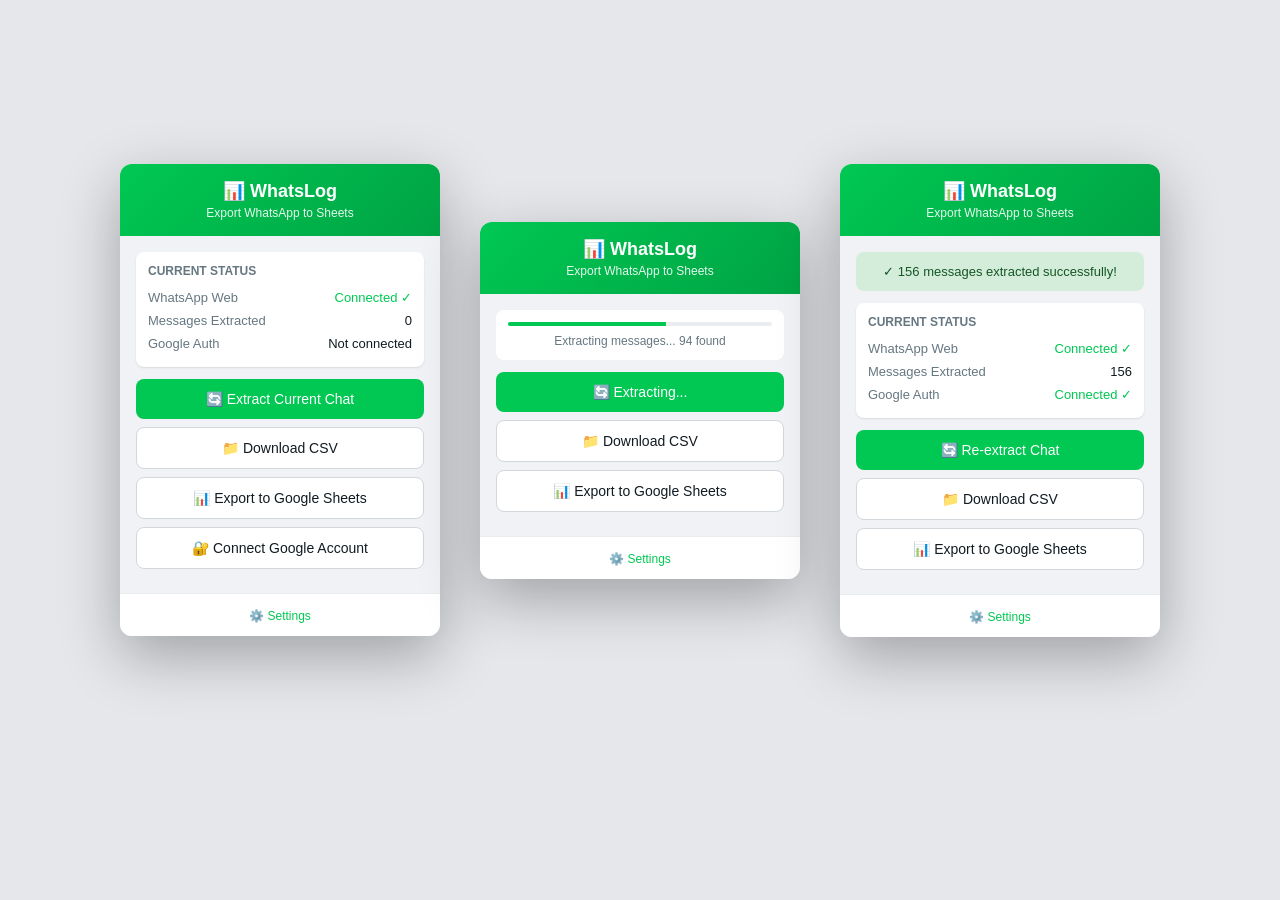
<file: docs/screenshot-mockup-popup.html>
<!DOCTYPE html>
<html lang="en">
<head>
    <meta charset="UTF-8">
    <meta name="viewport" content="width=1280">
    <title>Screenshot 2 - Extension Popup</title>
    <style>
        * { margin: 0; padding: 0; box-sizing: border-box; }
        body {
            font-family: -apple-system, BlinkMacSystemFont, 'Segoe UI', Roboto, sans-serif;
            background: #e5e7eb;
            width: 1280px;
            height: 800px;
            display: flex;
            align-items: center;
            justify-content: center;
            gap: 40px;
        }
        .popup {
            width: 320px;
            background: #f0f2f5;
            border-radius: 12px;
            overflow: hidden;
            box-shadow: 0 20px 60px rgba(0,0,0,0.3);
        }
        .header {
            background: linear-gradient(135deg, #00c853 0%, #00a344 100%);
            color: white;
            padding: 16px;
            text-align: center;
        }
        .header h1 {
            font-size: 18px;
            font-weight: 600;
        }
        .header p {
            font-size: 12px;
            opacity: 0.9;
            margin-top: 4px;
        }
        .content {
            padding: 16px;
        }
        .status-card {
            background: white;
            border-radius: 8px;
            padding: 12px;
            margin-bottom: 12px;
            box-shadow: 0 1px 2px rgba(0,0,0,0.1);
        }
        .status-card h3 {
            font-size: 12px;
            color: #667781;
            text-transform: uppercase;
            margin-bottom: 8px;
        }
        .status-item {
            display: flex;
            justify-content: space-between;
            padding: 4px 0;
            font-size: 13px;
        }
        .status-label { color: #667781; }
        .status-value {
            font-weight: 500;
            color: #111b21;
        }
        .status-value.active { color: #00c853; }
        .btn {
            width: 100%;
            padding: 12px;
            border: none;
            border-radius: 8px;
            font-size: 14px;
            font-weight: 500;
            cursor: pointer;
            margin-bottom: 8px;
            display: flex;
            align-items: center;
            justify-content: center;
            gap: 8px;
        }
        .btn-primary {
            background: #00c853;
            color: white;
        }
        .btn-secondary {
            background: white;
            color: #111b21;
            border: 1px solid #d1d7db;
        }
        .progress {
            background: white;
            border-radius: 8px;
            padding: 12px;
            margin-bottom: 12px;
        }
        .progress-bar {
            height: 4px;
            background: #e9edef;
            border-radius: 2px;
            overflow: hidden;
        }
        .progress-fill {
            height: 100%;
            background: #00c853;
            width: 60%;
            transition: width 0.3s;
        }
        .progress-text {
            font-size: 12px;
            color: #667781;
            margin-top: 8px;
            text-align: center;
        }
        .footer {
            padding: 12px 16px;
            background: white;
            border-top: 1px solid #e9edef;
            text-align: center;
        }
        .footer a {
            color: #00c853;
            text-decoration: none;
            font-size: 12px;
        }
        .success-message {
            background: #d4edda;
            color: #155724;
            padding: 12px;
            border-radius: 8px;
            font-size: 13px;
            margin-bottom: 12px;
            text-align: center;
        }
        .label {
            font-size: 11px;
            color: #999;
            text-transform: uppercase;
            margin: 20px 0 10px;
            text-align: center;
        }
    </style>
</head>
<body>
    <!-- Popup State 1: Initial -->
    <div class="popup">
        <div class="header">
            <h1>📊 WhatsLog</h1>
            <p>Export WhatsApp to Sheets</p>
        </div>
        <div class="content">
            <div class="status-card">
                <h3>Current Status</h3>
                <div class="status-item">
                    <span class="status-label">WhatsApp Web</span>
                    <span class="status-value active">Connected ✓</span>
                </div>
                <div class="status-item">
                    <span class="status-label">Messages Extracted</span>
                    <span class="status-value">0</span>
                </div>
                <div class="status-item">
                    <span class="status-label">Google Auth</span>
                    <span class="status-value">Not connected</span>
                </div>
            </div>
            <button class="btn btn-primary">🔄 Extract Current Chat</button>
            <button class="btn btn-secondary" disabled>📁 Download CSV</button>
            <button class="btn btn-secondary" disabled>📊 Export to Google Sheets</button>
            <button class="btn btn-secondary">🔐 Connect Google Account</button>
        </div>
        <div class="footer">
            <a href="#">⚙️ Settings</a>
        </div>
    </div>

    <!-- Popup State 2: Extracting -->
    <div class="popup">
        <div class="header">
            <h1>📊 WhatsLog</h1>
            <p>Export WhatsApp to Sheets</p>
        </div>
        <div class="content">
            <div class="progress">
                <div class="progress-bar">
                    <div class="progress-fill" style="width: 60%;"></div>
                </div>
                <div class="progress-text">Extracting messages... 94 found</div>
            </div>
            <button class="btn btn-primary" disabled>🔄 Extracting...</button>
            <button class="btn btn-secondary" disabled>📁 Download CSV</button>
            <button class="btn btn-secondary" disabled>📊 Export to Google Sheets</button>
        </div>
        <div class="footer">
            <a href="#">⚙️ Settings</a>
        </div>
    </div>

    <!-- Popup State 3: Ready to Export -->
    <div class="popup">
        <div class="header">
            <h1>📊 WhatsLog</h1>
            <p>Export WhatsApp to Sheets</p>
        </div>
        <div class="content">
            <div class="success-message">
                ✓ 156 messages extracted successfully!
            </div>
            <div class="status-card">
                <h3>Current Status</h3>
                <div class="status-item">
                    <span class="status-label">WhatsApp Web</span>
                    <span class="status-value active">Connected ✓</span>
                </div>
                <div class="status-item">
                    <span class="status-label">Messages Extracted</span>
                    <span class="status-value">156</span>
                </div>
                <div class="status-item">
                    <span class="status-label">Google Auth</span>
                    <span class="status-value active">Connected ✓</span>
                </div>
            </div>
            <button class="btn btn-primary">🔄 Re-extract Chat</button>
            <button class="btn btn-secondary">📁 Download CSV</button>
            <button class="btn btn-secondary">📊 Export to Google Sheets</button>
        </div>
        <div class="footer">
            <a href="#">⚙️ Settings</a>
        </div>
    </div>
</body>
</html>
</file>
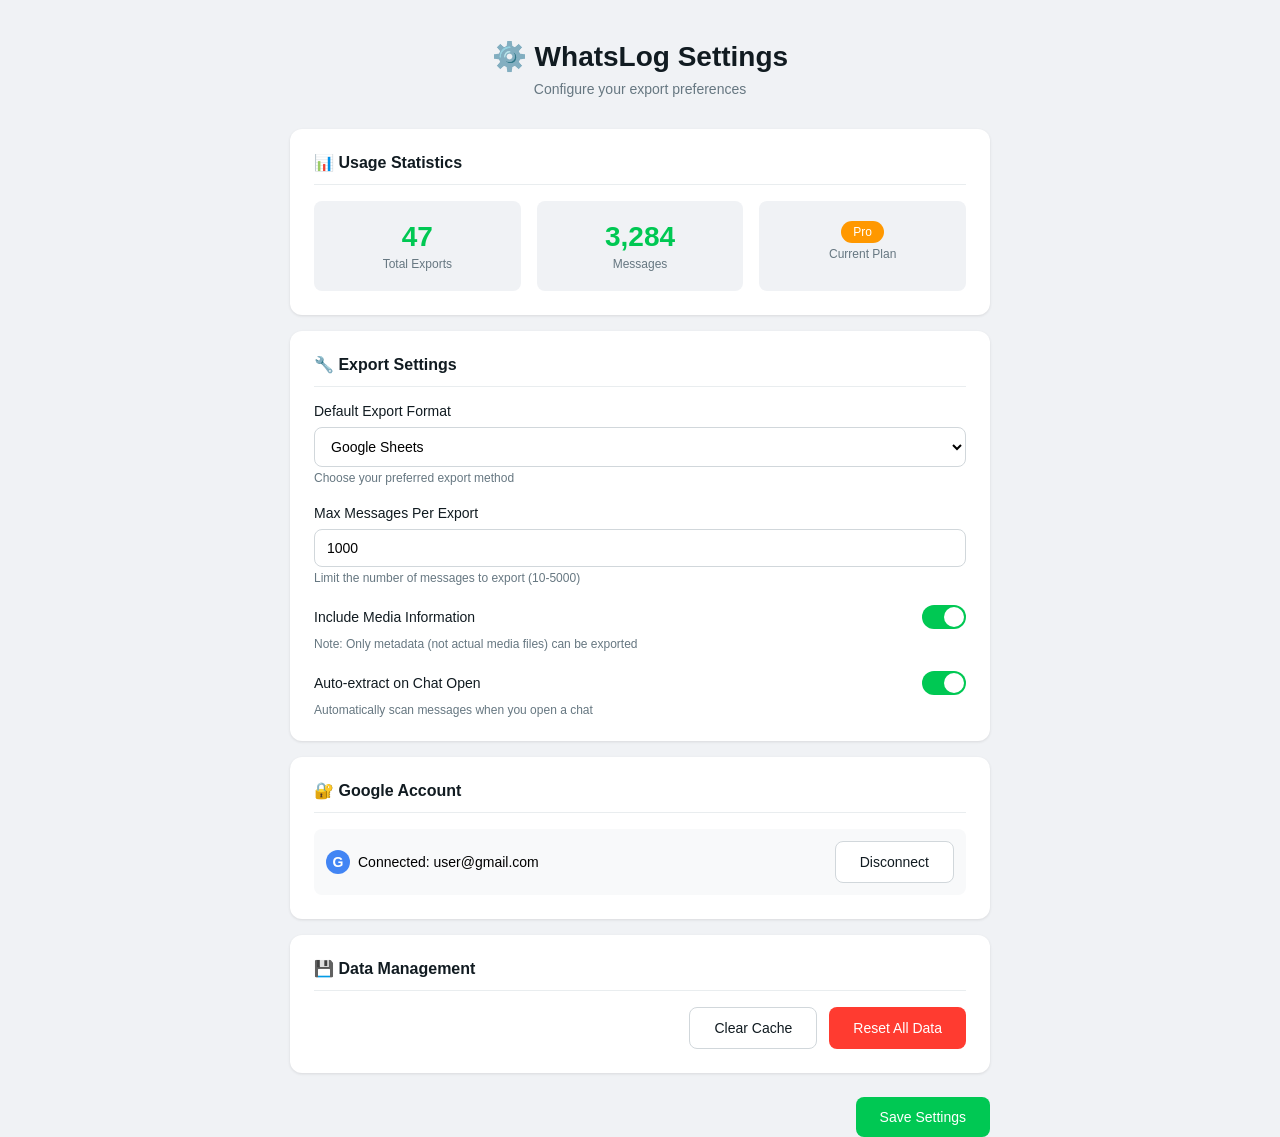
<file: docs/screenshot-mockup-settings.html>
<!DOCTYPE html>
<html lang="en">
<head>
    <meta charset="UTF-8">
    <meta name="viewport" content="width=1280">
    <title>Screenshot 3 - Settings Page</title>
    <style>
        * { margin: 0; padding: 0; box-sizing: border-box; }
        body {
            font-family: -apple-system, BlinkMacSystemFont, 'Segoe UI', Roboto, sans-serif;
            background: #f0f2f5;
            width: 1280px;
            height: 800px;
            padding: 40px 20px;
        }
        .container {
            max-width: 700px;
            margin: 0 auto;
        }
        .header {
            text-align: center;
            margin-bottom: 32px;
        }
        .header h1 {
            font-size: 28px;
            color: #111b21;
            margin-bottom: 8px;
        }
        .header p {
            color: #667781;
            font-size: 14px;
        }
        .card {
            background: white;
            border-radius: 12px;
            padding: 24px;
            margin-bottom: 16px;
            box-shadow: 0 1px 3px rgba(0,0,0,0.1);
        }
        .card h2 {
            font-size: 16px;
            color: #111b21;
            margin-bottom: 16px;
            padding-bottom: 12px;
            border-bottom: 1px solid #e9edef;
        }
        .stats-grid {
            display: grid;
            grid-template-columns: repeat(3, 1fr);
            gap: 16px;
        }
        .stat-item {
            text-align: center;
            padding: 20px;
            background: #f0f2f5;
            border-radius: 8px;
        }
        .stat-value {
            font-size: 28px;
            font-weight: 600;
            color: #00c853;
        }
        .stat-label {
            font-size: 12px;
            color: #667781;
            margin-top: 4px;
        }
        .form-group {
            margin-bottom: 20px;
        }
        .form-group:last-child {
            margin-bottom: 0;
        }
        label {
            display: block;
            font-size: 14px;
            font-weight: 500;
            color: #111b21;
            margin-bottom: 8px;
        }
        .hint {
            font-size: 12px;
            color: #667781;
            margin-top: 4px;
        }
        select, input[type="number"] {
            width: 100%;
            padding: 10px 12px;
            border: 1px solid #d1d7db;
            border-radius: 8px;
            font-size: 14px;
            background: white;
        }
        .toggle {
            display: flex;
            align-items: center;
            justify-content: space-between;
            cursor: pointer;
        }
        .toggle-switch {
            position: relative;
            width: 44px;
            height: 24px;
            background: #00c853;
            border-radius: 12px;
            transition: background 0.2s;
        }
        .toggle-switch::after {
            content: '';
            position: absolute;
            top: 2px;
            left: 2px;
            width: 20px;
            height: 20px;
            background: white;
            border-radius: 50%;
            transform: translateX(20px);
        }
        .btn {
            padding: 12px 24px;
            border: none;
            border-radius: 8px;
            font-size: 14px;
            font-weight: 500;
            cursor: pointer;
        }
        .btn-primary {
            background: #00c853;
            color: white;
        }
        .btn-secondary {
            background: white;
            color: #111b21;
            border: 1px solid #d1d7db;
        }
        .btn-danger {
            background: #ff3b30;
            color: white;
        }
        .actions {
            display: flex;
            gap: 12px;
            justify-content: flex-end;
        }
        .plan-badge {
            display: inline-block;
            padding: 4px 12px;
            background: #ff9800;
            color: white;
            border-radius: 12px;
            font-size: 12px;
            font-weight: 500;
        }
        .google-connect {
            display: flex;
            align-items: center;
            justify-content: space-between;
            padding: 12px;
            background: #f8f9fa;
            border-radius: 8px;
        }
        .google-status {
            display: flex;
            align-items: center;
            gap: 8px;
        }
        .google-icon {
            width: 24px;
            height: 24px;
            background: #4285f4;
            border-radius: 50%;
            display: flex;
            align-items: center;
            justify-content: center;
            color: white;
            font-weight: bold;
            font-size: 14px;
        }
    </style>
</head>
<body>
    <div class="container">
        <div class="header">
            <h1>⚙️ WhatsLog Settings</h1>
            <p>Configure your export preferences</p>
        </div>

        <div class="card">
            <h2>📊 Usage Statistics</h2>
            <div class="stats-grid">
                <div class="stat-item">
                    <div class="stat-value">47</div>
                    <div class="stat-label">Total Exports</div>
                </div>
                <div class="stat-item">
                    <div class="stat-value">3,284</div>
                    <div class="stat-label">Messages</div>
                </div>
                <div class="stat-item">
                    <div class="stat-value" style="font-size: 14px;">
                        <span class="plan-badge">Pro</span>
                    </div>
                    <div class="stat-label">Current Plan</div>
                </div>
            </div>
        </div>

        <div class="card">
            <h2>🔧 Export Settings</h2>
            
            <div class="form-group">
                <label for="default-format">Default Export Format</label>
                <select id="default-format">
                    <option value="sheets" selected>Google Sheets</option>
                    <option value="csv">CSV File</option>
                    <option value="excel">Excel File</option>
                </select>
                <p class="hint">Choose your preferred export method</p>
            </div>

            <div class="form-group">
                <label for="max-messages">Max Messages Per Export</label>
                <input type="number" id="max-messages" value="1000" min="10" max="5000">
                <p class="hint">Limit the number of messages to export (10-5000)</p>
            </div>

            <div class="form-group">
                <label class="toggle">
                    <span>Include Media Information</span>
                    <div class="toggle-switch"></div>
                </label>
                <p class="hint">Note: Only metadata (not actual media files) can be exported</p>
            </div>

            <div class="form-group">
                <label class="toggle">
                    <span>Auto-extract on Chat Open</span>
                    <div class="toggle-switch"></div>
                </label>
                <p class="hint">Automatically scan messages when you open a chat</p>
            </div>
        </div>

        <div class="card">
            <h2>🔐 Google Account</h2>
            <div class="google-connect">
                <div class="google-status">
                    <div class="google-icon">G</div>
                    <span style="font-size: 14px;">Connected: user@gmail.com</span>
                </div>
                <button class="btn btn-secondary">Disconnect</button>
            </div>
        </div>

        <div class="card">
            <h2>💾 Data Management</h2>
            <div class="actions">
                <button class="btn btn-secondary">Clear Cache</button>
                <button class="btn btn-danger">Reset All Data</button>
            </div>
        </div>

        <div class="actions" style="margin-top: 24px;">
            <button class="btn btn-primary">Save Settings</button>
        </div>
    </div>
</body>
</html>
</file>
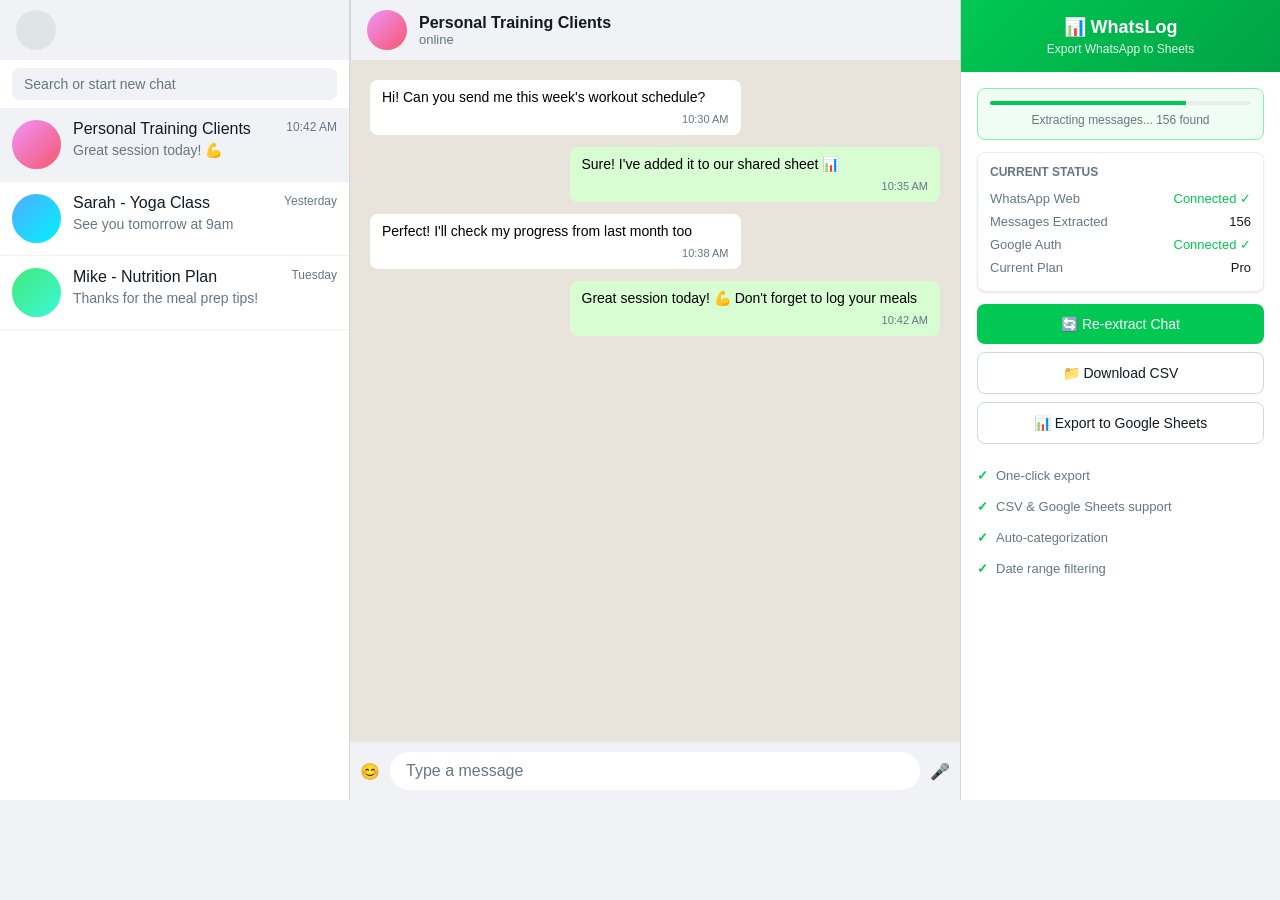
<file: docs/screenshot-mockup-whatsapp.html>
<!DOCTYPE html>
<html lang="en">
<head>
    <meta charset="UTF-8">
    <meta name="viewport" content="width=1280">
    <title>Screenshot 1 - WhatsApp Web with WhatsLog</title>
    <style>
        * { margin: 0; padding: 0; box-sizing: border-box; }
        body {
            font-family: -apple-system, BlinkMacSystemFont, 'Segoe UI', Roboto, sans-serif;
            background: #f0f2f5;
            width: 1280px;
            height: 800px;
            overflow: hidden;
        }
        .container {
            display: flex;
            height: 100%;
        }
        /* Left sidebar - Chat list */
        .sidebar {
            width: 350px;
            background: #fff;
            border-right: 1px solid #d1d7db;
            display: flex;
            flex-direction: column;
        }
        .sidebar-header {
            background: #f0f2f5;
            padding: 10px 16px;
            display: flex;
            align-items: center;
            justify-content: space-between;
        }
        .avatar {
            width: 40px;
            height: 40px;
            border-radius: 50%;
            background: #dfe5e7;
        }
        .search-box {
            padding: 8px 12px;
            background: #f0f2f5;
            margin: 8px 12px;
            border-radius: 8px;
            color: #667781;
            font-size: 14px;
        }
        .chat-list {
            flex: 1;
            overflow-y: auto;
        }
        .chat-item {
            display: flex;
            padding: 12px;
            border-bottom: 1px solid #f0f2f5;
            cursor: pointer;
        }
        .chat-item:hover { background: #f5f6f6; }
        .chat-item.active { background: #f0f2f5; }
        .chat-avatar {
            width: 49px;
            height: 49px;
            border-radius: 50%;
            background: linear-gradient(135deg, #667eea 0%, #764ba2 100%);
            margin-right: 12px;
        }
        .chat-info {
            flex: 1;
        }
        .chat-name {
            font-size: 16px;
            color: #111b21;
            margin-bottom: 4px;
        }
        .chat-preview {
            font-size: 14px;
            color: #667781;
        }
        .chat-meta {
            text-align: right;
        }
        .chat-time {
            font-size: 12px;
            color: #667781;
        }
        /* Main chat area */
        .chat-area {
            flex: 1;
            display: flex;
            flex-direction: column;
            background: #efeae2;
        }
        .chat-header {
            background: #f0f2f5;
            padding: 10px 16px;
            display: flex;
            align-items: center;
            border-left: 1px solid #d1d7db;
        }
        .chat-title {
            flex: 1;
            margin-left: 12px;
        }
        .chat-title h3 {
            font-size: 16px;
            color: #111b21;
        }
        .chat-title p {
            font-size: 13px;
            color: #667781;
        }
        .chat-messages {
            flex: 1;
            padding: 20px;
            overflow-y: auto;
            background-image: url('data:image/svg+xml,<svg xmlns="http://www.w3.org/2000/svg" width="400" height="400" opacity="0.03"><rect fill="%23000" width="100%" height="100%"/></svg>');
        }
        .message-bubble {
            max-width: 65%;
            padding: 8px 12px;
            border-radius: 8px;
            margin-bottom: 12px;
            font-size: 14px;
            line-height: 1.4;
        }
        .message-received {
            background: white;
            align-self: flex-start;
            margin-right: auto;
        }
        .message-sent {
            background: #d9fdd3;
            align-self: flex-end;
            margin-left: auto;
        }
        .message-time {
            font-size: 11px;
            color: #667781;
            text-align: right;
            margin-top: 4px;
        }
        .chat-input {
            background: #f0f2f5;
            padding: 10px;
            display: flex;
            align-items: center;
        }
        .input-box {
            flex: 1;
            background: white;
            padding: 10px 16px;
            border-radius: 20px;
            margin: 0 10px;
            color: #667781;
        }
        /* WHATSLOG SIDEBAR PANEL */
        .whatslog-panel {
            width: 320px;
            background: white;
            border-left: 1px solid #d1d7db;
            display: flex;
            flex-direction: column;
        }
        .whatslog-header {
            background: linear-gradient(135deg, #00c853 0%, #00a344 100%);
            color: white;
            padding: 16px;
            text-align: center;
        }
        .whatslog-header h2 {
            font-size: 18px;
            margin-bottom: 4px;
        }
        .whatslog-header p {
            font-size: 12px;
            opacity: 0.9;
        }
        .whatslog-content {
            flex: 1;
            padding: 16px;
            overflow-y: auto;
        }
        .status-card {
            background: white;
            border-radius: 8px;
            padding: 12px;
            margin-bottom: 12px;
            box-shadow: 0 1px 2px rgba(0,0,0,0.1);
            border: 1px solid #e9edef;
        }
        .status-card h3 {
            font-size: 12px;
            color: #667781;
            text-transform: uppercase;
            margin-bottom: 8px;
        }
        .status-item {
            display: flex;
            justify-content: space-between;
            padding: 4px 0;
            font-size: 13px;
        }
        .status-label { color: #667781; }
        .status-value {
            font-weight: 500;
            color: #111b21;
        }
        .status-value.active { color: #00c853; }
        .btn {
            width: 100%;
            padding: 12px;
            border: none;
            border-radius: 8px;
            font-size: 14px;
            font-weight: 500;
            cursor: pointer;
            margin-bottom: 8px;
            display: flex;
            align-items: center;
            justify-content: center;
            gap: 8px;
        }
        .btn-primary {
            background: #00c853;
            color: white;
        }
        .btn-secondary {
            background: white;
            color: #111b21;
            border: 1px solid #d1d7db;
        }
        .btn:disabled {
            opacity: 0.5;
        }
        .progress-card {
            background: #f0fdf4;
            border: 1px solid #86efac;
            border-radius: 8px;
            padding: 12px;
            margin-bottom: 12px;
        }
        .progress-bar {
            height: 4px;
            background: #e9edef;
            border-radius: 2px;
            overflow: hidden;
        }
        .progress-fill {
            height: 100%;
            background: #00c853;
            width: 75%;
        }
        .progress-text {
            font-size: 12px;
            color: #667781;
            margin-top: 8px;
            text-align: center;
        }
        .feature-list {
            margin-top: 16px;
        }
        .feature-item {
            display: flex;
            align-items: center;
            gap: 8px;
            padding: 8px 0;
            font-size: 13px;
            color: #667781;
        }
        .feature-item::before {
            content: "✓";
            color: #00c853;
            font-weight: bold;
        }
    </style>
</head>
<body>
    <div class="container">
        <!-- Left Sidebar -->
        <div class="sidebar">
            <div class="sidebar-header">
                <div class="avatar"></div>
            </div>
            <div class="search-box">Search or start new chat</div>
            <div class="chat-list">
                <div class="chat-item active">
                    <div class="chat-avatar" style="background: linear-gradient(135deg, #f093fb 0%, #f5576c 100%);"></div>
                    <div class="chat-info">
                        <div class="chat-name">Personal Training Clients</div>
                        <div class="chat-preview">Great session today! 💪</div>
                    </div>
                    <div class="chat-meta">
                        <div class="chat-time">10:42 AM</div>
                    </div>
                </div>
                <div class="chat-item">
                    <div class="chat-avatar" style="background: linear-gradient(135deg, #4facfe 0%, #00f2fe 100%);"></div>
                    <div class="chat-info">
                        <div class="chat-name">Sarah - Yoga Class</div>
                        <div class="chat-preview">See you tomorrow at 9am</div>
                    </div>
                    <div class="chat-meta">
                        <div class="chat-time">Yesterday</div>
                    </div>
                </div>
                <div class="chat-item">
                    <div class="chat-avatar" style="background: linear-gradient(135deg, #43e97b 0%, #38f9d7 100%);"></div>
                    <div class="chat-info">
                        <div class="chat-name">Mike - Nutrition Plan</div>
                        <div class="chat-preview">Thanks for the meal prep tips!</div>
                    </div>
                    <div class="chat-meta">
                        <div class="chat-time">Tuesday</div>
                    </div>
                </div>
            </div>
        </div>

        <!-- Main Chat Area -->
        <div class="chat-area">
            <div class="chat-header">
                <div class="avatar" style="background: linear-gradient(135deg, #f093fb 0%, #f5576c 100%);"></div>
                <div class="chat-title">
                    <h3>Personal Training Clients</h3>
                    <p>online</p>
                </div>
            </div>
            <div class="chat-messages">
                <div class="message-bubble message-received">
                    Hi! Can you send me this week's workout schedule?
                    <div class="message-time">10:30 AM</div>
                </div>
                <div class="message-bubble message-sent">
                    Sure! I've added it to our shared sheet 📊
                    <div class="message-time">10:35 AM</div>
                </div>
                <div class="message-bubble message-received">
                    Perfect! I'll check my progress from last month too
                    <div class="message-time">10:38 AM</div>
                </div>
                <div class="message-bubble message-sent">
                    Great session today! 💪 Don't forget to log your meals
                    <div class="message-time">10:42 AM</div>
                </div>
            </div>
            <div class="chat-input">
                <span>😊</span>
                <div class="input-box">Type a message</div>
                <span>🎤</span>
            </div>
        </div>

        <!-- WHATSLOG PANEL -->
        <div class="whatslog-panel">
            <div class="whatslog-header">
                <h2>📊 WhatsLog</h2>
                <p>Export WhatsApp to Sheets</p>
            </div>
            <div class="whatslog-content">
                <div class="progress-card">
                    <div class="progress-bar">
                        <div class="progress-fill"></div>
                    </div>
                    <div class="progress-text">Extracting messages... 156 found</div>
                </div>

                <div class="status-card">
                    <h3>Current Status</h3>
                    <div class="status-item">
                        <span class="status-label">WhatsApp Web</span>
                        <span class="status-value active">Connected ✓</span>
                    </div>
                    <div class="status-item">
                        <span class="status-label">Messages Extracted</span>
                        <span class="status-value">156</span>
                    </div>
                    <div class="status-item">
                        <span class="status-label">Google Auth</span>
                        <span class="status-value active">Connected ✓</span>
                    </div>
                    <div class="status-item">
                        <span class="status-label">Current Plan</span>
                        <span class="status-value">Pro</span>
                    </div>
                </div>

                <button class="btn btn-primary">🔄 Re-extract Chat</button>
                <button class="btn btn-secondary">📁 Download CSV</button>
                <button class="btn btn-secondary">📊 Export to Google Sheets</button>

                <div class="feature-list">
                    <div class="feature-item">One-click export</div>
                    <div class="feature-item">CSV & Google Sheets support</div>
                    <div class="feature-item">Auto-categorization</div>
                    <div class="feature-item">Date range filtering</div>
                </div>
            </div>
        </div>
    </div>
</body>
</html>
</file>
